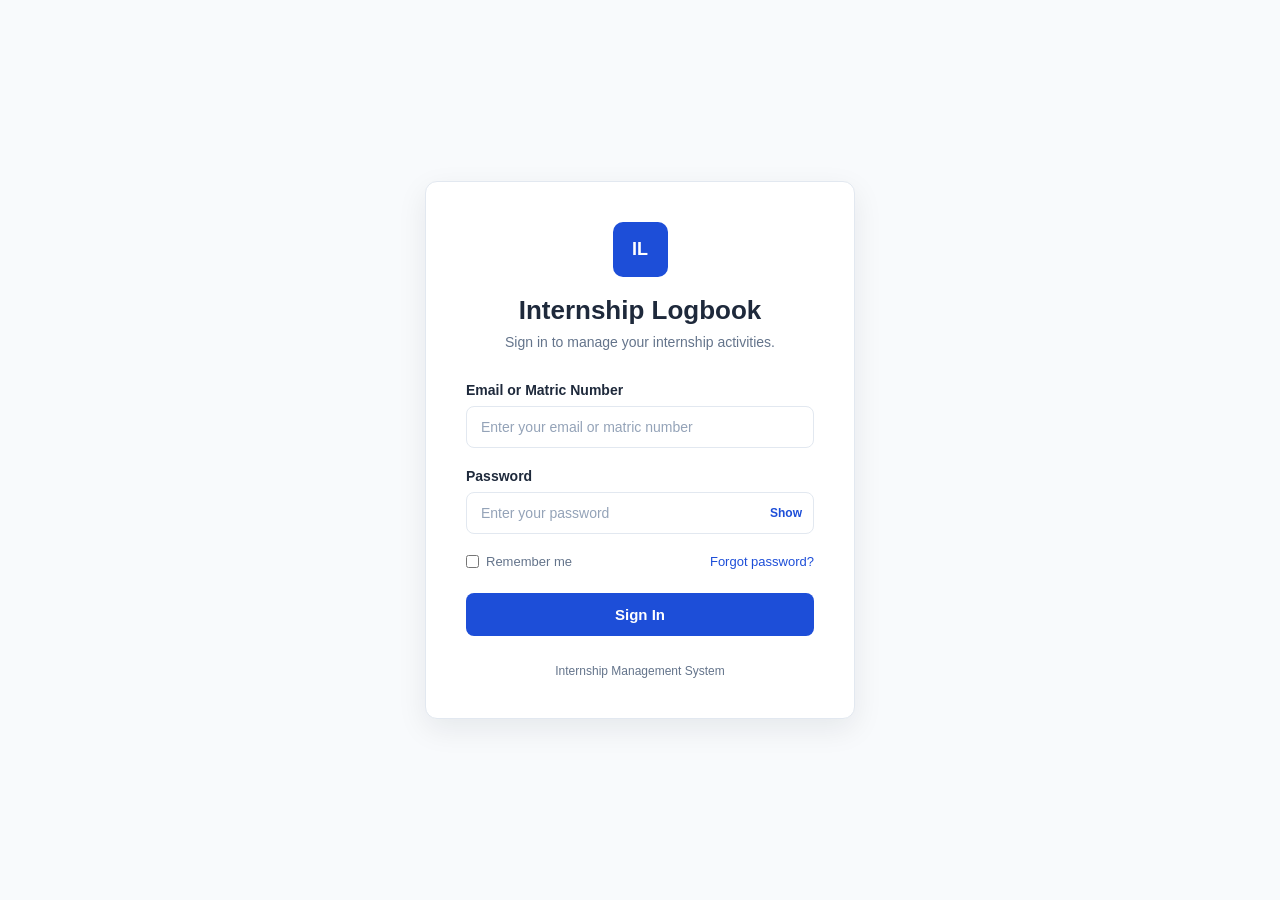
<file: internship-logbook/internship-logbook/index.html>
<!doctype html>
<html lang="en">
  <head>
    <meta charset="UTF-8" />
    <meta name="viewport" content="width=device-width, initial-scale=1.0" />

    <title>Internship Logbook | Login</title>

    <link rel="stylesheet" href="css/style.css" />
    <link rel="stylesheet" href="css/login.css" />
  </head>

  <body>
    <main class="login-page">
      <section class="login-container">
        <div class="login-header">
          <div class="logo">IL</div>

          <h1>Internship Logbook</h1>

          <p>Sign in to manage your internship activities.</p>
        </div>

        <form class="login-form">
          <div class="form-group">
            <label for="email">Email or Matric Number</label>

            <input
              type="text"
              id="email"
              name="email"
              placeholder="Enter your email or matric number"
            />
          </div>

          <div class="form-group">
            <label for="password">Password</label>

            <div class="password-wrapper">
              <input
                type="password"
                id="password"
                name="password"
                placeholder="Enter your password"
              />

              <button type="button" class="password-toggle" id="passwordToggle">
                Show
              </button>
            </div>
          </div>

          <div class="form-options">
            <label class="remember-me">
              <input type="checkbox" name="remember" />
              <span>Remember me</span>
            </label>

            <a href="#">Forgot password?</a>
          </div>

          <button type="submit" class="login-button">Sign In</button>
        </form>

        <div class="login-footer">
          <p>Internship Management System</p>
        </div>
      </section>
    </main>

    <script src="js/login.js"></script>
  </body>
</html>
</file>
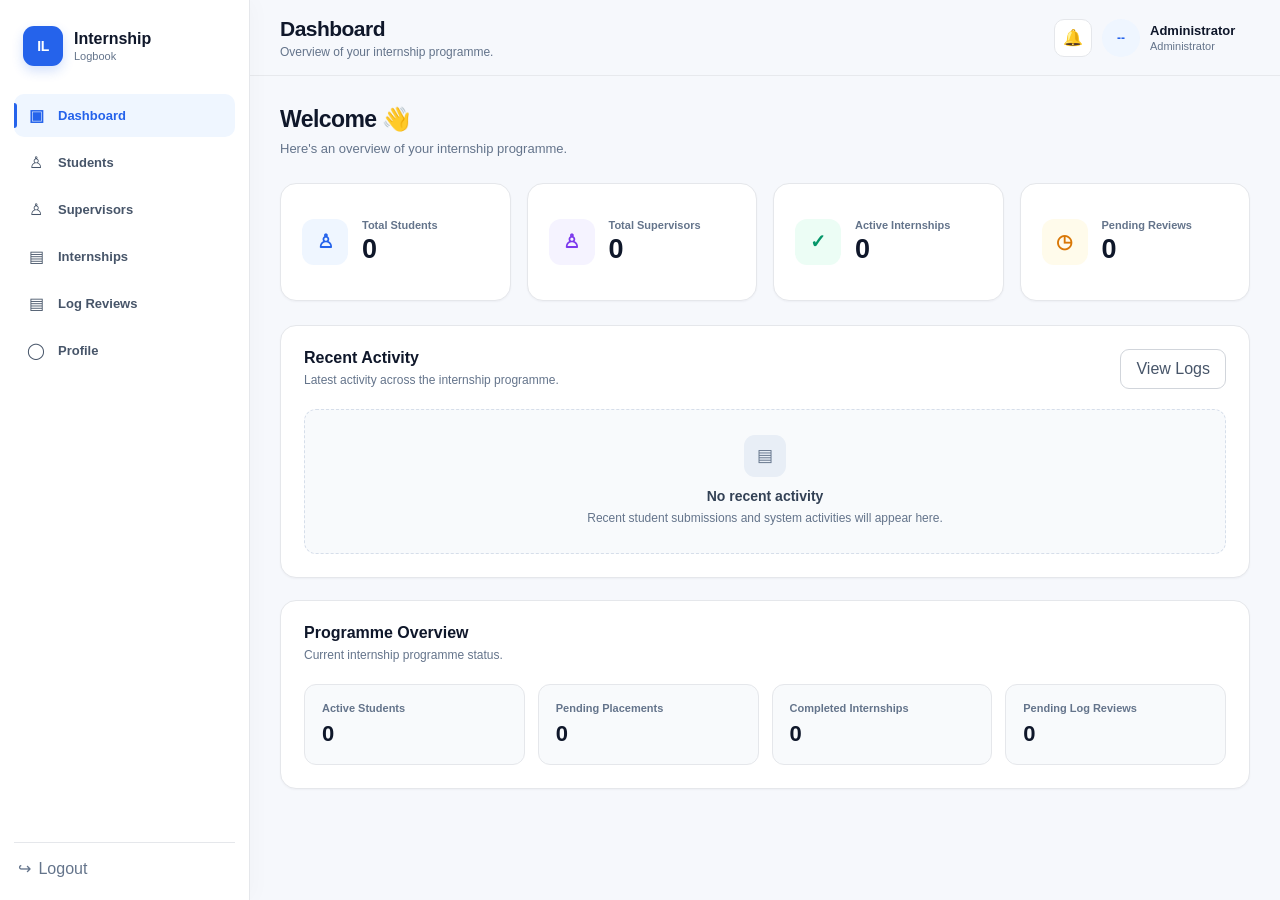
<file: internship-logbook/internship-logbook/admin.html>
<!doctype html>
<html lang="en">
  <head>
    <meta charset="UTF-8" />

    <meta name="viewport" content="width=device-width, initial-scale=1.0" />

    <title>Admin Dashboard | Internship Logbook</title>

    <link rel="stylesheet" href="css/style.css" />
    <link rel="stylesheet" href="css/admin.css" />
  </head>

  <body>
    <div class="admin-layout">
      <!-- =====================================================
         SIDEBAR
    ====================================================== -->

      <aside class="sidebar">
        <div class="sidebar-header">
          <div class="logo">IL</div>

          <div>
            <h2>Internship</h2>
            <span>Logbook</span>
          </div>
        </div>

        <nav class="sidebar-nav">
          <a href="#" class="nav-link active" data-section="dashboard">
            <span class="nav-icon">▣</span>
            <span>Dashboard</span>
          </a>

          <a href="#" class="nav-link" data-section="students">
            <span class="nav-icon">♙</span>
            <span>Students</span>
          </a>

          <a href="#" class="nav-link" data-section="supervisors">
            <span class="nav-icon">♙</span>
            <span>Supervisors</span>
          </a>

          <a href="#" class="nav-link" data-section="internships">
            <span class="nav-icon">▤</span>
            <span>Internships</span>
          </a>

          <a href="#" class="nav-link" data-section="logs">
            <span class="nav-icon">▤</span>
            <span>Log Reviews</span>
          </a>

          <a href="#" class="nav-link" data-section="profile">
            <span class="nav-icon">◯</span>
            <span>Profile</span>
          </a>
        </nav>

        <div class="sidebar-bottom">
          <a href="#" class="nav-link logout-link" id="logoutButton">
            <span class="nav-icon">↪</span>
            <span>Logout</span>
          </a>
        </div>
      </aside>

      <!-- =====================================================
         MAIN CONTENT
    ====================================================== -->

      <main class="main-content">
        <!-- TOP BAR -->

        <header class="topbar">
          <div class="page-title">
            <h1 id="pageTitle">Dashboard</h1>

            <p id="pageSubtitle">Overview of your internship programme.</p>
          </div>

          <div class="admin-account">
            <button
              type="button"
              class="notification"
              id="notificationButton"
              aria-label="Notifications"
            >
              🔔
            </button>

            <div class="admin-avatar" id="adminAvatar">--</div>

            <div class="admin-info">
              <strong id="adminDisplayName"> Administrator </strong>

              <span id="adminDisplayRole"> Administrator </span>
            </div>
          </div>
        </header>

        <!-- =====================================================
           DASHBOARD
      ====================================================== -->

        <section
          class="dashboard-content page-section active-section"
          id="dashboard"
        >
          <div class="welcome-section">
            <h2>Welcome 👋</h2>

            <p>Here's an overview of your internship programme.</p>
          </div>

          <!-- STATISTICS -->

          <div class="stats-grid">
            <div class="stat-card">
              <div class="stat-icon blue">♙</div>

              <div>
                <span class="stat-label"> Total Students </span>

                <h3 id="totalStudents">0</h3>
              </div>
            </div>

            <div class="stat-card">
              <div class="stat-icon purple">♙</div>

              <div>
                <span class="stat-label"> Total Supervisors </span>

                <h3 id="totalSupervisors">0</h3>
              </div>
            </div>

            <div class="stat-card">
              <div class="stat-icon green">✓</div>

              <div>
                <span class="stat-label"> Active Internships </span>

                <h3 id="activeInternships">0</h3>
              </div>
            </div>

            <div class="stat-card">
              <div class="stat-icon yellow">◷</div>

              <div>
                <span class="stat-label"> Pending Reviews </span>

                <h3 id="pendingReviews">0</h3>
              </div>
            </div>
          </div>

          <!-- RECENT ACTIVITY -->

          <section class="dashboard-section">
            <div class="section-header">
              <div>
                <h2>Recent Activity</h2>

                <p>Latest activity across the internship programme.</p>
              </div>

              <button
                type="button"
                class="secondary-button"
                data-section-button="logs"
              >
                View Logs
              </button>
            </div>

            <div class="activity-container" id="recentActivityContainer">
              <div class="empty-state" id="recentActivityEmpty">
                <div class="empty-state-icon">▤</div>

                <h3>No recent activity</h3>

                <p>
                  Recent student submissions and system activities will appear
                  here.
                </p>
              </div>
            </div>
          </section>

          <!-- PROGRAMME OVERVIEW -->

          <section class="dashboard-section">
            <div class="section-header">
              <div>
                <h2>Programme Overview</h2>

                <p>Current internship programme status.</p>
              </div>
            </div>

            <div class="overview-grid">
              <div class="overview-item">
                <span> Active Students </span>

                <strong id="overviewActiveStudents"> 0 </strong>
              </div>

              <div class="overview-item">
                <span> Pending Placements </span>

                <strong id="pendingPlacements"> 0 </strong>
              </div>

              <div class="overview-item">
                <span> Completed Internships </span>

                <strong id="completedInternships"> 0 </strong>
              </div>

              <div class="overview-item">
                <span> Pending Log Reviews </span>

                <strong id="overviewPendingReviews"> 0 </strong>
              </div>
            </div>
          </section>
        </section>

        <!-- =====================================================
           STUDENTS
      ====================================================== -->

        <section class="dashboard-content page-section" id="students">
          <div class="welcome-section">
            <h2>Students</h2>

            <p>Manage students registered in the internship programme.</p>
          </div>

          <section class="dashboard-section">
            <div class="section-header">
              <div>
                <h2>Student Management</h2>

                <p>View and manage registered students.</p>
              </div>

              <button
                type="button"
                class="primary-button"
                id="addStudentButton"
              >
                + Add Student
              </button>
            </div>

            <div class="table-controls">
              <div class="search-box">
                <input
                  type="search"
                  id="studentSearch"
                  placeholder="Search by name, matric number or email..."
                  autocomplete="off"
                />
              </div>

              <select id="studentStatusFilter">
                <option value="">All Statuses</option>

                <option value="active">Active</option>

                <option value="pending">Pending</option>

                <option value="completed">Completed</option>

                <option value="inactive">Inactive</option>
              </select>

              <select id="studentDepartmentFilter">
                <option value="">All Departments</option>
              </select>
            </div>

            <div class="table-container">
              <table>
                <thead>
                  <tr>
                    <th>Student</th>

                    <th>Matric Number</th>

                    <th>Department</th>

                    <th>Company</th>

                    <th>Status</th>

                    <th>Action</th>
                  </tr>
                </thead>

                <tbody id="studentsTableBody">
                  <tr>
                    <td colspan="6" class="table-empty">No students found.</td>
                  </tr>
                </tbody>
              </table>
            </div>
          </section>
        </section>

        <!-- =====================================================
           SUPERVISORS
      ====================================================== -->

        <section class="dashboard-content page-section" id="supervisors">
          <div class="welcome-section">
            <h2>Supervisors</h2>

            <p>Manage internship supervisors and student assignments.</p>
          </div>

          <section class="dashboard-section">
            <div class="section-header">
              <div>
                <h2>Supervisor Management</h2>

                <p>View and manage registered supervisors.</p>
              </div>

              <button
                type="button"
                class="primary-button"
                id="addSupervisorButton"
              >
                + Add Supervisor
              </button>
            </div>

            <div class="table-controls">
              <div class="search-box">
                <input
                  type="search"
                  id="supervisorSearch"
                  placeholder="Search supervisors by name or email..."
                  autocomplete="off"
                />
              </div>

              <select id="supervisorStatusFilter">
                <option value="">All Statuses</option>

                <option value="active">Active</option>

                <option value="inactive">Inactive</option>
              </select>

              <select id="supervisorDepartmentFilter">
                <option value="">All Departments</option>
              </select>
            </div>

            <div class="table-container">
              <table>
                <thead>
                  <tr>
                    <th>Supervisor</th>

                    <th>Email</th>

                    <th>Department</th>

                    <th>Students</th>

                    <th>Status</th>

                    <th>Action</th>
                  </tr>
                </thead>

                <tbody id="supervisorsTableBody">
                  <tr>
                    <td colspan="6" class="table-empty">
                      No supervisors found.
                    </td>
                  </tr>
                </tbody>
              </table>
            </div>
          </section>
        </section>

        <!-- =====================================================
           INTERNSHIPS
      ====================================================== -->

        <section class="dashboard-content page-section" id="internships">
          <div class="welcome-section">
            <h2>Internships</h2>

            <p>Manage student internship placements.</p>
          </div>

          <section class="dashboard-section">
            <div class="section-header">
              <div>
                <h2>Internship Placements</h2>

                <p>View and manage student internship placements.</p>
              </div>

              <button
                type="button"
                class="primary-button"
                id="addInternshipButton"
              >
                + Add Placement
              </button>
            </div>

            <div class="table-controls">
              <div class="search-box">
                <input
                  type="search"
                  id="internshipSearch"
                  placeholder="Search student, company or supervisor..."
                  autocomplete="off"
                />
              </div>

              <select id="internshipStatusFilter">
                <option value="">All Statuses</option>

                <option value="active">Active</option>

                <option value="pending">Pending</option>

                <option value="completed">Completed</option>

                <option value="cancelled">Cancelled</option>
              </select>
            </div>

            <div class="table-container">
              <table>
                <thead>
                  <tr>
                    <th>Student</th>

                    <th>Company</th>

                    <th>Supervisor</th>

                    <th>Start Date</th>

                    <th>End Date</th>

                    <th>Status</th>

                    <th>Action</th>
                  </tr>
                </thead>

                <tbody id="internshipsTableBody">
                  <tr>
                    <td colspan="7" class="table-empty">
                      No internship placements found.
                    </td>
                  </tr>
                </tbody>
              </table>
            </div>
          </section>
        </section>

        <!-- =====================================================
           LOGS
      ====================================================== -->

        <section class="dashboard-content page-section" id="logs">
          <div class="welcome-section">
            <h2>Log Reviews</h2>

            <p>Monitor internship logs submitted by students.</p>
          </div>

          <section class="dashboard-section">
            <div class="section-header">
              <div>
                <h2>Internship Logs</h2>

                <p>Review and monitor student internship activities.</p>
              </div>
            </div>

            <div class="table-controls">
              <div class="search-box">
                <input
                  type="search"
                  id="logSearch"
                  placeholder="Search student, activity or supervisor..."
                  autocomplete="off"
                />
              </div>

              <select id="logStatusFilter">
                <option value="">All Statuses</option>

                <option value="pending">Pending</option>

                <option value="approved">Approved</option>

                <option value="rejected">Rejected</option>
              </select>
            </div>

            <div class="table-container">
              <table>
                <thead>
                  <tr>
                    <th>Student</th>

                    <th>Date</th>

                    <th>Activity</th>

                    <th>Supervisor</th>

                    <th>Status</th>

                    <th>Action</th>
                  </tr>
                </thead>

                <tbody id="logsTableBody">
                  <tr>
                    <td colspan="6" class="table-empty">
                      No internship logs found.
                    </td>
                  </tr>
                </tbody>
              </table>
            </div>
          </section>
        </section>

        <!-- =====================================================
           PROFILE
      ====================================================== -->

        <section class="dashboard-content page-section" id="profile">
          <div class="welcome-section">
            <h2>My Profile</h2>

            <p>View and manage your administrator information.</p>
          </div>

          <section class="dashboard-section">
            <div class="section-header">
              <div>
                <h2>Administrator Information</h2>

                <p>Your registered administrator information.</p>
              </div>

              <button
                type="button"
                class="secondary-button"
                id="editAdminButton"
              >
                Edit Profile
              </button>
            </div>

            <div class="profile-grid">
              <div class="info-item">
                <span> Full Name </span>

                <strong id="adminFullName"> Loading... </strong>
              </div>

              <div class="info-item">
                <span> Email </span>

                <strong id="adminEmail"> Loading... </strong>
              </div>

              <div class="info-item">
                <span> Phone Number </span>

                <strong id="adminPhone"> Loading... </strong>
              </div>

              <div class="info-item">
                <span> Role </span>

                <strong id="adminRole"> Loading... </strong>
              </div>
            </div>
          </section>
        </section>
      </main>
    </div>

    <!-- =========================================================
       MODAL CONTAINER
  ========================================================== -->

    <div class="modal-overlay" id="modalOverlay" aria-hidden="true">
      <div
        class="modal"
        id="modal"
        role="dialog"
        aria-modal="true"
        aria-labelledby="modalTitle"
      >
        <div class="modal-header">
          <div>
            <h2 id="modalTitle">Modal</h2>

            <p id="modalSubtitle">Modal information</p>
          </div>

          <button
            type="button"
            class="modal-close"
            id="modalCloseButton"
            aria-label="Close modal"
          >
            ×
          </button>
        </div>

        <div class="modal-body" id="modalBody"></div>
      </div>
    </div>

    <!-- =========================================================
       JAVASCRIPT
  ========================================================== -->

    <script src="js/admin.js"></script>
  </body>
</html>
</file>
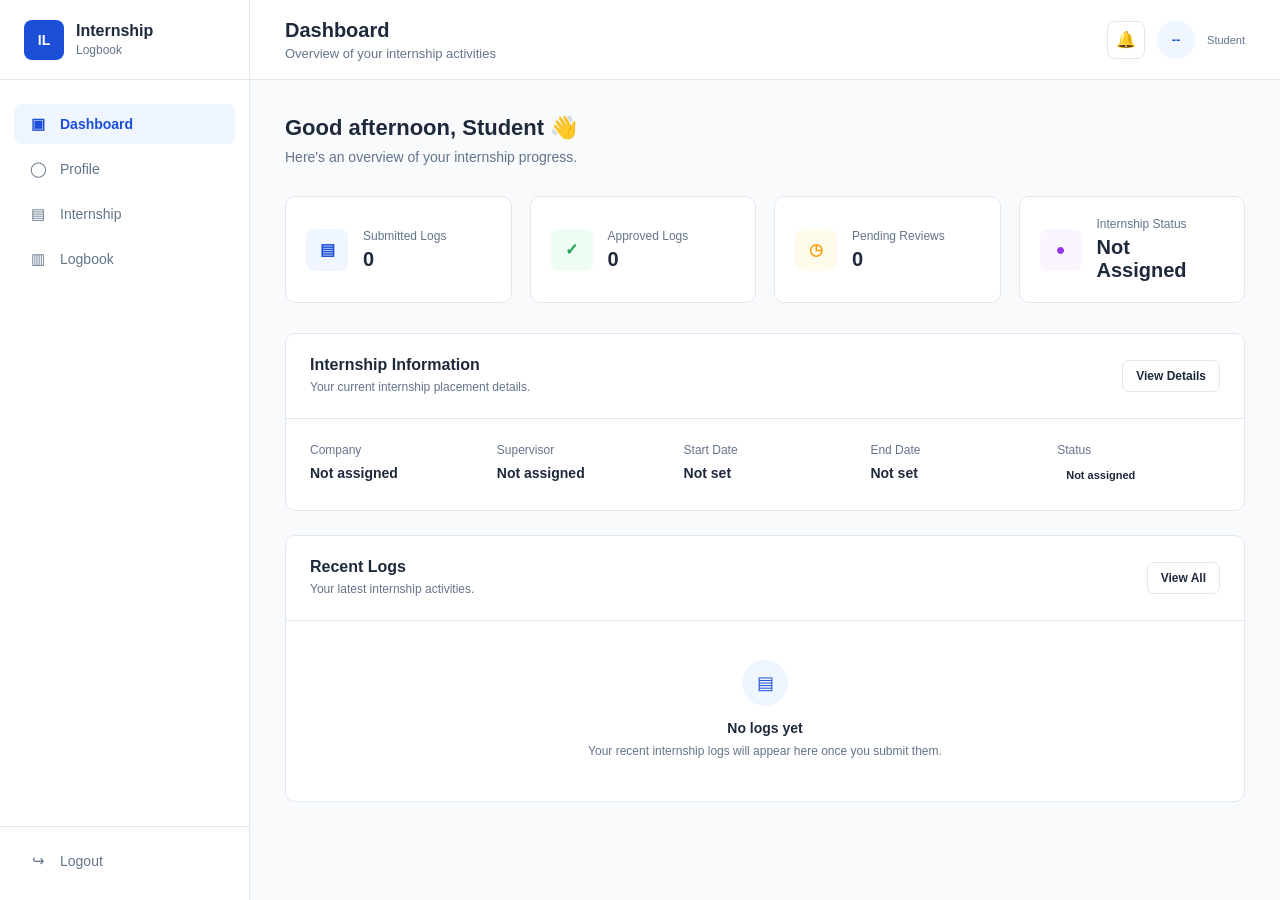
<file: internship-logbook/internship-logbook/student.html>
<!doctype html>
<html lang="en">
  <head>
    <meta charset="UTF-8" />

    <meta name="viewport" content="width=device-width, initial-scale=1.0" />

    <title>Student Dashboard | Internship Logbook</title>

    <link rel="stylesheet" href="css/style.css" />
    <link rel="stylesheet" href="css/student.css" />
  </head>

  <body>
    <div class="student-layout">
      <!-- ================================
           SIDEBAR
      ================================= -->

      <aside class="sidebar">
        <div class="sidebar-header">
          <div class="logo">IL</div>

          <div>
            <h2>Internship</h2>
            <span>Logbook</span>
          </div>
        </div>

        <!-- SIDEBAR NAVIGATION -->

        <nav class="sidebar-nav">
          <a href="#" class="nav-link active" data-section="dashboard">
            <span class="nav-icon">▣</span>
            <span>Dashboard</span>
          </a>

          <a href="#" class="nav-link" data-section="profile">
            <span class="nav-icon">◯</span>
            <span>Profile</span>
          </a>

          <a href="#" class="nav-link" data-section="internship">
            <span class="nav-icon">▤</span>
            <span>Internship</span>
          </a>

          <a href="#" class="nav-link" data-section="logbook">
            <span class="nav-icon">▥</span>
            <span>Logbook</span>
          </a>
        </nav>

        <!-- SIDEBAR BOTTOM -->

        <div class="sidebar-bottom">
          <a href="#" class="nav-link logout-link">
            <span class="nav-icon">↪</span>
            <span>Logout</span>
          </a>
        </div>
      </aside>

      <!-- ================================
           MAIN CONTENT
      ================================= -->

      <main class="main-content">
        <!-- ================================
             TOP BAR
        ================================= -->

        <header class="topbar">
          <div class="page-title">
            <h1>Dashboard</h1>

            <p>Overview of your internship activities</p>
          </div>

          <div class="student-account">
            <div class="notification">🔔</div>

            <div class="student-avatar" id="studentAvatar">--</div>

            <div class="student-info">
              <span id="studentTopbarName"> Student </span>
            </div>
          </div>
        </header>

        <!-- ================================
             DASHBOARD SECTION
        ================================= -->

        <section
          class="dashboard-content page-section active-section"
          id="dashboard"
        >
          <!-- WELCOME -->

          <div class="welcome-section">
            <div>
              <h2>
                Good afternoon,
                <span id="studentFirstName"> Student </span>
                👋
              </h2>

              <p>Here's an overview of your internship progress.</p>
            </div>
          </div>

          <!-- ================================
               STAT CARDS
          ================================= -->

          <div class="stats-grid">
            <!-- SUBMITTED LOGS -->

            <div class="stat-card">
              <div class="stat-icon blue">▤</div>

              <div>
                <span class="stat-label"> Submitted Logs </span>

                <h3 id="submittedLogsCount">0</h3>
              </div>
            </div>

            <!-- APPROVED LOGS -->

            <div class="stat-card">
              <div class="stat-icon green">✓</div>

              <div>
                <span class="stat-label"> Approved Logs </span>

                <h3 id="approvedLogsCount">0</h3>
              </div>
            </div>

            <!-- PENDING REVIEWS -->

            <div class="stat-card">
              <div class="stat-icon yellow">◷</div>

              <div>
                <span class="stat-label"> Pending Reviews </span>

                <h3 id="pendingLogsCount">0</h3>
              </div>
            </div>

            <!-- INTERNSHIP STATUS -->

            <div class="stat-card">
              <div class="stat-icon purple">●</div>

              <div>
                <span class="stat-label"> Internship Status </span>

                <h3 id="internshipStatus">Not Assigned</h3>
              </div>
            </div>
          </div>

          <!-- ================================
               INTERNSHIP INFORMATION
          ================================= -->

          <section class="dashboard-section">
            <div class="section-header">
              <div>
                <h2>Internship Information</h2>

                <p>Your current internship placement details.</p>
              </div>

              <button
                class="secondary-button"
                id="viewInternshipButton"
                data-section-button="internship"
              >
                View Details
              </button>
            </div>

            <div class="internship-card">
              <!-- COMPANY -->

              <div class="info-item">
                <span> Company </span>

                <strong id="dashboardCompany"> Not assigned </strong>
              </div>

              <!-- SUPERVISOR -->

              <div class="info-item">
                <span> Supervisor </span>

                <strong id="dashboardSupervisor"> Not assigned </strong>
              </div>

              <!-- START DATE -->

              <div class="info-item">
                <span> Start Date </span>

                <strong id="dashboardStartDate"> Not set </strong>
              </div>

              <!-- END DATE -->

              <div class="info-item">
                <span> End Date </span>

                <strong id="dashboardEndDate"> Not set </strong>
              </div>

              <!-- STATUS -->

              <div class="info-item">
                <span> Status </span>

                <span class="status-badge" id="dashboardInternshipStatus">
                  Not assigned
                </span>
              </div>
            </div>
          </section>

          <!-- ================================
               RECENT LOGS
          ================================= -->

          <section class="dashboard-section">
            <div class="section-header">
              <div>
                <h2>Recent Logs</h2>

                <p>Your latest internship activities.</p>
              </div>

              <button
                class="secondary-button"
                id="viewAllLogsButton"
                data-section-button="logbook"
              >
                View All
              </button>
            </div>

            <!-- RECENT LOGS CONTAINER -->

            <div id="recentLogsContainer">
              <!--
                Backend-generated recent logs
                will appear here.
              -->

              <div class="empty-state" id="recentLogsEmptyState">
                <div class="empty-state-icon">▤</div>

                <h3>No logs yet</h3>

                <p>
                  Your recent internship logs will appear here once you submit
                  them.
                </p>
              </div>
            </div>
          </section>
        </section>

        <!-- ================================
             PROFILE SECTION
        ================================= -->

        <section class="dashboard-content page-section" id="profile">
          <div class="welcome-section">
            <h2>My Profile</h2>

            <p>View and manage your personal and academic information.</p>
          </div>

          <!-- ================================
               PERSONAL INFORMATION
          ================================= -->

          <section class="dashboard-section">
            <div class="section-header">
              <div>
                <h2>Personal Information</h2>

                <p>Your registered personal information.</p>
              </div>

              <button class="secondary-button" id="editProfileButton">
                Edit Profile
              </button>
            </div>

            <div class="profile-grid">
              <!-- FULL NAME -->

              <div class="info-item">
                <span> Full Name </span>

                <strong id="profileFullName"> — </strong>
              </div>

              <!-- EMAIL -->

              <div class="info-item">
                <span> Email </span>

                <strong id="profileEmail"> — </strong>
              </div>

              <!-- PHONE -->

              <div class="info-item">
                <span> Phone Number </span>

                <strong id="profilePhone"> — </strong>
              </div>

              <!-- ADDRESS -->

              <div class="info-item">
                <span> Address </span>

                <strong id="profileAddress"> — </strong>
              </div>
            </div>
          </section>

          <!-- ================================
               ACADEMIC INFORMATION
          ================================= -->

          <section class="dashboard-section">
            <div class="section-header">
              <div>
                <h2>Academic Information</h2>

                <p>Your registered academic information.</p>
              </div>
            </div>

            <div class="profile-grid">
              <!-- MATRIC NUMBER -->

              <div class="info-item">
                <span> Matric Number </span>

                <strong id="profileMatricNumber"> Not provided </strong>
              </div>

              <!-- DEPARTMENT -->

              <div class="info-item">
                <span> Department </span>

                <strong id="profileDepartment"> Not provided </strong>
              </div>

              <!-- LEVEL -->

              <div class="info-item">
                <span> Level </span>

                <strong id="profileLevel"> Not provided </strong>
              </div>
            </div>
          </section>

          <!-- ================================
               EDIT PROFILE FORM
          ================================= -->

          <section
            class="dashboard-section profile-edit-section"
            id="profileEditSection"
          >
            <div class="section-header">
              <div>
                <h2>Edit Personal Information</h2>

                <p>Update the information you want to change.</p>
              </div>
            </div>

            <form id="profileEditForm">
              <div class="profile-form-grid">
                <!-- FULL NAME -->

                <div class="form-group">
                  <label for="profileName"> Full Name </label>

                  <input
                    type="text"
                    id="profileName"
                    name="profileName"
                    placeholder="Enter your full name"
                    required
                  />
                </div>

                <!-- EMAIL -->

                <div class="form-group">
                  <label for="profileEmailInput"> Email Address </label>

                  <input
                    type="email"
                    id="profileEmailInput"
                    name="profileEmail"
                    placeholder="Enter your email address"
                    required
                  />
                </div>

                <!-- PHONE -->

                <div class="form-group">
                  <label for="profilePhoneInput"> Phone Number </label>

                  <input
                    type="tel"
                    id="profilePhoneInput"
                    name="profilePhone"
                    placeholder="Enter your phone number"
                  />
                </div>

                <!-- ADDRESS -->

                <div class="form-group">
                  <label for="profileAddressInput"> Address </label>

                  <input
                    type="text"
                    id="profileAddressInput"
                    name="profileAddress"
                    placeholder="Enter your address"
                  />
                </div>
              </div>

              <!-- FORM ACTIONS -->

              <div class="profile-form-actions">
                <button
                  type="button"
                  class="secondary-button"
                  id="cancelProfileEdit"
                >
                  Cancel
                </button>

                <button type="submit" class="primary-button">
                  Save Changes
                </button>
              </div>
            </form>
          </section>
        </section>

        <!-- ================================
             INTERNSHIP SECTION
        ================================= -->

        <section class="dashboard-content page-section" id="internship">
          <div class="welcome-section">
            <h2>My Internship</h2>

            <p>View your internship placement information.</p>
          </div>

          <!-- ================================
               INTERNSHIP DETAILS
          ================================= -->

          <section class="dashboard-section">
            <div class="section-header">
              <div>
                <h2>Internship Details</h2>

                <p>Information about your current internship.</p>
              </div>
            </div>

            <div class="internship-card">
              <!-- COMPANY -->

              <div class="info-item">
                <span> Company </span>

                <strong id="internshipCompany"> Not provided </strong>
              </div>

              <!-- COMPANY ADDRESS -->

              <div class="info-item">
                <span> Company Address </span>

                <strong id="internshipCompanyAddress"> Not provided </strong>
              </div>

              <!-- SUPERVISOR -->

              <div class="info-item">
                <span> Supervisor </span>

                <strong id="internshipSupervisor"> Not assigned </strong>
              </div>

              <!-- START DATE -->

              <div class="info-item">
                <span> Start Date </span>

                <strong id="internshipStartDate"> Not provided </strong>
              </div>

              <!-- END DATE -->

              <div class="info-item">
                <span> End Date </span>

                <strong id="internshipEndDate"> Not provided </strong>
              </div>

              <!-- STATUS -->

              <div class="info-item">
                <span> Status </span>

                <span class="status-badge" id="internshipStatus">
                  Not provided
                </span>
              </div>
            </div>
          </section>

          <!-- ================================
               SUPERVISOR
          ================================= -->

          <section class="dashboard-section">
            <div class="section-header">
              <div>
                <h2>Supervisor</h2>

                <p>Your assigned internship supervisor.</p>
              </div>
            </div>

            <div class="supervisor-card">
              <div class="student-avatar" id="supervisorInitials">--</div>

              <div>
                <strong id="supervisorName"> Not assigned </strong>

                <span> Internship Supervisor </span>
              </div>
            </div>
          </section>
        </section>

        <!-- ================================
             LOGBOOK SECTION
        ================================= -->

        <section class="dashboard-content page-section" id="logbook">
          <div class="welcome-section">
            <h2>My Logbook</h2>

            <p>Record and track your daily internship activities.</p>
          </div>

          <!-- ================================
               DAILY LOGS
          ================================= -->

          <section class="dashboard-section">
            <div class="section-header">
              <div>
                <h2>Daily Logs</h2>

                <p>Submit and track your daily internship activities.</p>
              </div>

              <button class="primary-button" id="addLogButton">
                + Add Daily Log
              </button>
            </div>

            <!-- DAILY LOGS CONTAINER -->

            <div class="table-container" id="dailyLogsContainer">
              <!--
                Backend-generated log entries
                will appear here.

                The empty state will be replaced
                when logs are available.
              -->

              <div class="empty-state" id="dailyLogsEmptyState">
                <div class="empty-state-icon">▤</div>

                <h3 class="state-notify">No daily logs yet</h3>

                <p class="state-notify">
                  You haven't submitted any internship activities. Click "Add
                  Daily Log" to create your first entry.
                </p>
              </div>
            </div>
          </section>
        </section>

        <!-- ================================
             ADD DAILY LOG MODAL
        ================================= -->

        <div class="modal-overlay" id="logModal">
          <div class="log-modal">
            <!-- MODAL HEADER -->

            <div class="modal-header">
              <div>
                <h2>Add Daily Log</h2>

                <p>Record your internship activities.</p>
              </div>

              <button
                type="button"
                class="modal-close"
                id="closeLogModal"
                aria-label="Close"
              >
                ×
              </button>
            </div>

            <!-- ================================
                 DAILY LOG FORM
            ================================= -->

            <form id="dailyLogForm">
              <!-- DATE -->

              <div class="form-group">
                <label for="logDate"> Date </label>

                <input type="date" id="logDate" name="logDate" required />
              </div>

              <!-- ACTIVITY -->

              <div class="form-group">
                <label for="activity"> Activity Description </label>

                <textarea
                  id="activity"
                  name="activity"
                  rows="4"
                  placeholder="Describe the activities you carried out..."
                  required
                ></textarea>
              </div>

              <!-- SKILLS -->

              <div class="form-group">
                <label for="skills"> Skills Learned </label>

                <textarea
                  id="skills"
                  name="skills"
                  rows="3"
                  placeholder="What skills or knowledge did you gain?"
                  required
                ></textarea>
              </div>

              <!-- CHALLENGES -->

              <div class="form-group">
                <label for="challenges"> Challenges </label>

                <textarea
                  id="challenges"
                  name="challenges"
                  rows="3"
                  placeholder="Did you encounter any challenges?"
                ></textarea>
              </div>

              <!-- FORM ACTIONS -->

              <div class="modal-actions">
                <button
                  type="button"
                  class="secondary-button"
                  id="cancelLogModal"
                >
                  Cancel
                </button>

                <button type="submit" class="primary-button">Submit Log</button>
              </div>
            </form>
          </div>
        </div>
      </main>
    </div>

    <!-- ================================
         JAVASCRIPT
    ================================= -->

    <script src="js/student.js"></script>
  </body>
</html>
</file>
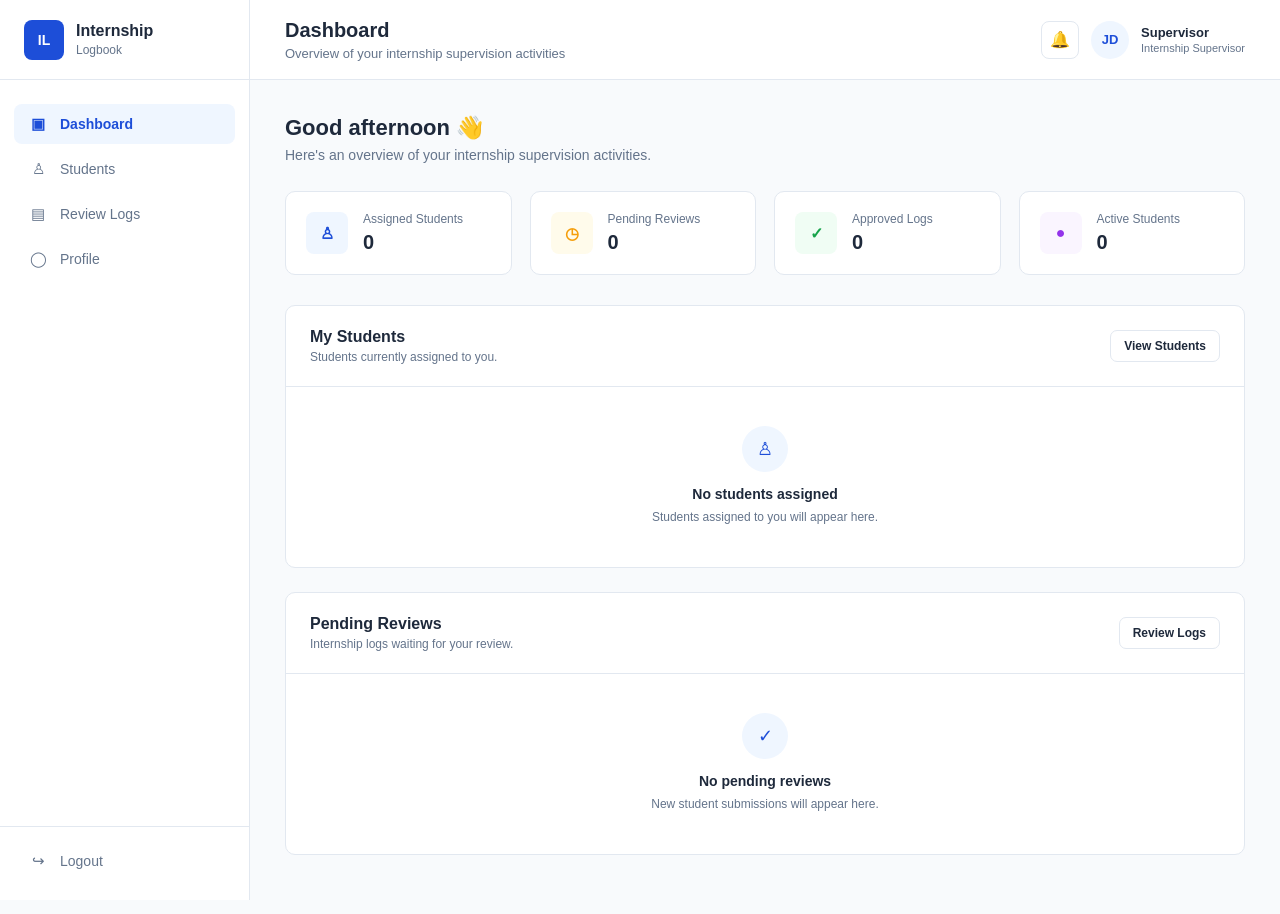
<file: internship-logbook/internship-logbook/supervisor.html>
<!doctype html>
<html lang="en">
  <head>
    <meta charset="UTF-8" />

    <meta name="viewport" content="width=device-width, initial-scale=1.0" />

    <title>Supervisor Dashboard | Internship Logbook</title>

    <link rel="stylesheet" href="css/style.css" />
    <link rel="stylesheet" href="css/supervisor.css" />
  </head>

  <body>
    <div class="supervisor-layout">
      <!-- SIDEBAR -->
      <aside class="sidebar">
        <div class="sidebar-header">
          <div class="logo">IL</div>

          <div>
            <h2>Internship</h2>
            <span>Logbook</span>
          </div>
        </div>

        <!-- NAVIGATION -->
        <nav class="sidebar-nav">
          <a href="#" class="nav-link active" data-section="dashboard">
            <span class="nav-icon">▣</span>
            <span>Dashboard</span>
          </a>

          <a href="#" class="nav-link" data-section="students">
            <span class="nav-icon">♙</span>
            <span>Students</span>
          </a>

          <a href="#" class="nav-link" data-section="reviews">
            <span class="nav-icon">▤</span>
            <span>Review Logs</span>
          </a>

          <a href="#" class="nav-link" data-section="profile">
            <span class="nav-icon">◯</span>
            <span>Profile</span>
          </a>
        </nav>

        <!-- SIDEBAR BOTTOM -->
        <div class="sidebar-bottom">
          <a href="#" class="nav-link logout-link">
            <span class="nav-icon">↪</span>

            <span>Logout</span>
          </a>
        </div>
      </aside>

      <!-- MAIN CONTENT -->
      <main class="main-content">
        <!-- TOP BAR -->
        <header class="topbar">
          <div class="page-title">
            <h1>Dashboard</h1>

            <p>Overview of your internship supervision activities</p>
          </div>

          <div class="supervisor-account">
            <div class="notification">🔔</div>

            <div class="student-avatar">JD</div>

            <div class="student-info">
              <strong>Supervisor</strong>

              <span>Internship Supervisor</span>
            </div>
          </div>
        </header>

        <!-- ================================
             DASHBOARD SECTION
        ================================= -->

        <section
          class="dashboard-content page-section active-section"
          id="dashboard"
        >
          <!-- WELCOME -->
          <div class="welcome-section">
            <h2>Good afternoon 👋</h2>

            <p>Here's an overview of your internship supervision activities.</p>
          </div>

          <!-- STATISTICS -->
          <div class="stats-grid">
            <div class="stat-card">
              <div class="stat-icon blue">♙</div>

              <div>
                <span class="stat-label"> Assigned Students </span>

                <h3>0</h3>
              </div>
            </div>

            <div class="stat-card">
              <div class="stat-icon yellow">◷</div>

              <div>
                <span class="stat-label"> Pending Reviews </span>

                <h3>0</h3>
              </div>
            </div>

            <div class="stat-card">
              <div class="stat-icon green">✓</div>

              <div>
                <span class="stat-label"> Approved Logs </span>

                <h3>0</h3>
              </div>
            </div>

            <div class="stat-card">
              <div class="stat-icon purple">●</div>

              <div>
                <span class="stat-label"> Active Students </span>

                <h3>0</h3>
              </div>
            </div>
          </div>

          <!-- STUDENT OVERVIEW -->
          <section class="dashboard-section">
            <div class="section-header">
              <div>
                <h2>My Students</h2>

                <p>Students currently assigned to you.</p>
              </div>

              <button class="secondary-button" data-section-button="students">
                View Students
              </button>
            </div>

            <div class="empty-state">
              <div class="empty-state-icon">♙</div>

              <h3>No students assigned</h3>

              <p>Students assigned to you will appear here.</p>
            </div>
          </section>

          <!-- PENDING REVIEWS -->
          <section class="dashboard-section">
            <div class="section-header">
              <div>
                <h2>Pending Reviews</h2>

                <p>Internship logs waiting for your review.</p>
              </div>

              <button class="secondary-button" data-section-button="reviews">
                Review Logs
              </button>
            </div>

            <div class="empty-state">
              <div class="empty-state-icon">✓</div>

              <h3>No pending reviews</h3>

              <p>New student submissions will appear here.</p>
            </div>
          </section>
        </section>

        <!-- ================================
             STUDENTS SECTION
        ================================= -->

        <section class="dashboard-content page-section" id="students">
          <div class="welcome-section">
            <h2>My Students</h2>

            <p>View and manage students assigned to you.</p>
          </div>

          <section class="dashboard-section">
            <div class="section-header">
              <div>
                <h2>Assigned Students</h2>

                <p>Students under your supervision.</p>
              </div>
            </div>

            <!-- STUDENT CONTROLS -->
            <div class="student-controls">
              <div class="search-box">
                <input
                  type="search"
                  id="studentSearch"
                  placeholder="Search students..."
                />
              </div>

              <select id="studentClassFilter">
                <option value="">All Classes</option>

                <!-- Backend classes will be loaded here -->
              </select>
            </div>

            <!-- STUDENTS TABLE -->
            <div class="table-container">
              <table>
                <thead>
                  <tr>
                    <th>Student</th>

                    <th>Matric Number</th>

                    <th>Company</th>

                    <th>Status</th>

                    <th>Action</th>
                  </tr>
                </thead>

                <tbody id="studentsTableBody">
                  <tr>
                    <td colspan="5" class="table-empty">
                      No students assigned to you yet.
                    </td>
                  </tr>
                </tbody>
              </table>
            </div>
          </section>
        </section>

        <!-- ================================
             REVIEW LOGS SECTION
        ================================= -->

        <section class="dashboard-content page-section" id="reviews">
          <div class="welcome-section">
            <h2>Review Logs</h2>

            <p>Review internship activities submitted by your students.</p>
          </div>

          <section class="dashboard-section">
            <div class="section-header">
              <div>
                <h2>Pending Log Reviews</h2>

                <p>Logs waiting for your approval.</p>
              </div>
            </div>

            <div class="empty-state">
              <div class="empty-state-icon">✓</div>

              <h3>No logs to review</h3>

              <p>
                Student submissions requiring your attention will appear here.
              </p>
            </div>
          </section>
        </section>

        <!-- ================================
             PROFILE SECTION
        ================================= -->

        <section class="dashboard-content page-section" id="profile">
          <div class="welcome-section">
            <h2>My Profile</h2>

            <p>View and manage your supervisor information.</p>
          </div>

          <section class="dashboard-section">
            <div class="section-header">
              <div>
                <h2>Supervisor Information</h2>

                <p>Your registered supervisor information.</p>
              </div>

              <button class="secondary-button" id="editSupervisorButton">
                Edit Profile
              </button>
            </div>

            <div class="profile-grid">
              <div class="info-item">
                <span> Full Name </span>

                <strong> Supervisor </strong>
              </div>

              <div class="info-item">
                <span> Email </span>

                <strong> Not provided </strong>
              </div>

              <div class="info-item">
                <span> Phone Number </span>

                <strong> Not provided </strong>
              </div>

              <div class="info-item">
                <span> Department </span>

                <strong> Not provided </strong>
              </div>
            </div>
          </section>

          <!-- EDIT PROFILE -->
          <section
            class="dashboard-section profile-edit-section"
            id="supervisorEditSection"
          >
            <div class="section-header">
              <div>
                <h2>Edit Profile</h2>

                <p>Update your supervisor information.</p>
              </div>
            </div>

            <form id="supervisorEditForm">
              <div class="profile-form-grid">
                <div class="form-group">
                  <label for="supervisorName"> Full Name </label>

                  <input
                    type="text"
                    id="supervisorName"
                    value="Supervisor"
                    required
                  />
                </div>

                <div class="form-group">
                  <label for="supervisorEmail"> Email Address </label>

                  <input
                    type="email"
                    id="supervisorEmail"
                    placeholder="Enter your email"
                    required
                  />
                </div>

                <div class="form-group">
                  <label for="supervisorPhone"> Phone Number </label>

                  <input
                    type="tel"
                    id="supervisorPhone"
                    placeholder="Enter your phone number"
                  />
                </div>

                <div class="form-group">
                  <label for="supervisorDepartment"> Department </label>

                  <input
                    type="text"
                    id="supervisorDepartment"
                    placeholder="Enter your department"
                  />
                </div>
              </div>

              <div class="profile-form-actions">
                <button
                  type="button"
                  class="secondary-button"
                  id="cancelSupervisorEdit"
                >
                  Cancel
                </button>

                <button type="submit" class="primary-button">
                  Save Changes
                </button>
              </div>
            </form>
          </section>
        </section>
      </main>
    </div>

    <script src="js/supervisor.js"></script>
  </body>
</html>
</file>
<file: internship-logbook/internship-logbook/css/style.css>
/* ================================
   GLOBAL STYLES
================================ */

* {
  margin: 0;
  padding: 0;
  box-sizing: border-box;
}

:root {
  --primary-blue: #1d4ed8;
  --dark-blue: #1e3a8a;
  --light-blue: #eff6ff;

  --white: #ffffff;
  --background: #f8fafc;

  --text-dark: #1e293b;
  --text-gray: #64748b;

  --border: #e2e8f0;

  --success: #16a34a;
  --warning: #f59e0b;
  --danger: #dc2626;
}

body {
  font-family: Arial, Helvetica, sans-serif;
  background-color: var(--background);
  color: var(--text-dark);
}

button,
input {
  font-family: inherit;
}

button {
  cursor: pointer;
}

a {
  text-decoration: none;
}
</file>
<file: internship-logbook/internship-logbook/css/login.css>
/* ================================
   LOGIN PAGE
================================ */

.login-page {
  min-height: 100vh;

  display: flex;
  align-items: center;
  justify-content: center;

  padding: 30px;
}

.login-container {
  width: 100%;
  max-width: 430px;

  background-color: var(--white);

  border: 1px solid var(--border);
  border-radius: 12px;

  padding: 40px;

  box-shadow: 0 10px 30px rgba(15, 23, 42, 0.08);
}

/* ================================
   LOGIN HEADER
================================ */

.login-header {
  text-align: center;
  margin-bottom: 32px;
}

.logo {
  width: 55px;
  height: 55px;

  margin: 0 auto 18px;

  display: flex;
  align-items: center;
  justify-content: center;

  background-color: var(--primary-blue);
  color: var(--white);

  border-radius: 10px;

  font-size: 18px;
  font-weight: 700;
}

.login-header h1 {
  font-size: 26px;
  margin-bottom: 8px;
}

.login-header p {
  color: var(--text-gray);
  font-size: 14px;
}

/* ================================
   FORM
================================ */

.login-form {
  width: 100%;
}

.form-group {
  margin-bottom: 20px;
}

.form-group label {
  display: block;

  margin-bottom: 8px;

  font-size: 14px;
  font-weight: 600;
}

.form-group input {
  width: 100%;

  padding: 12px 14px;

  border: 1px solid var(--border);
  border-radius: 8px;

  outline: none;

  font-size: 14px;

  transition:
    border-color 0.2s,
    box-shadow 0.2s;
}

.form-group input::placeholder {
  color: #94a3b8;
}

.form-group input:focus {
  border-color: var(--primary-blue);

  box-shadow: 0 0 0 3px var(--light-blue);
}

/* ================================
   FORM OPTIONS
================================ */

.form-options {
  display: flex;
  align-items: center;
  justify-content: space-between;

  margin-bottom: 24px;

  font-size: 13px;
}

.remember-me {
  display: flex;
  align-items: center;
  gap: 7px;

  color: var(--text-gray);

  cursor: pointer;
}

.remember-me input {
  accent-color: var(--primary-blue);
}

.form-options a {
  color: var(--primary-blue);
  font-weight: 500;
}

.form-options a:hover {
  text-decoration: underline;
}

/* ================================
   LOGIN BUTTON
================================ */

.login-button {
  width: 100%;

  padding: 13px;

  border: none;
  border-radius: 8px;

  background-color: var(--primary-blue);
  color: var(--white);

  font-size: 15px;
  font-weight: 600;

  transition:
    background-color 0.2s,
    transform 0.1s;
}

.login-button:hover {
  background-color: var(--dark-blue);
}

.login-button:active {
  transform: scale(0.98);
}

/* ================================
   PASSWORD FIELD
================================ */

.password-wrapper {
  position: relative;
}

.password-wrapper input {
  padding-right: 60px;
}

.password-toggle {
  position: absolute;

  right: 12px;
  top: 50%;

  transform: translateY(-50%);

  border: none;
  background: none;

  color: var(--primary-blue);

  font-size: 12px;
  font-weight: 600;

  cursor: pointer;
}

/* ================================
   FOOTER
================================ */

.login-footer {
  text-align: center;

  margin-top: 28px;

  color: var(--text-gray);

  font-size: 12px;
}
</file>
<file: internship-logbook/internship-logbook/css/admin.css>
/* =========================================================
   INTERNSHIP LOGBOOK
   ADMIN DASHBOARD
   Complete Admin Interface
========================================================= */

/* =========================================================
   DESIGN TOKENS
========================================================= */

:root {
  --admin-primary: #2563eb;
  --admin-primary-dark: #1d4ed8;
  --admin-primary-soft: #eff6ff;

  --admin-success: #059669;
  --admin-success-soft: #ecfdf5;

  --admin-warning: #d97706;
  --admin-warning-soft: #fffbeb;

  --admin-danger: #dc2626;
  --admin-danger-soft: #fef2f2;

  --admin-purple: #7c3aed;
  --admin-purple-soft: #f5f3ff;

  --admin-bg: #f6f8fc;
  --admin-surface: #ffffff;
  --admin-surface-soft: #f8fafc;

  --admin-border: #e5e7eb;
  --admin-border-dark: #d1d5db;

  --admin-text: #0f172a;
  --admin-text-secondary: #475569;
  --admin-text-muted: #64748b;
  --admin-text-light: #94a3b8;

  --admin-radius-sm: 8px;
  --admin-radius-md: 12px;
  --admin-radius-lg: 16px;
  --admin-radius-xl: 20px;

  --admin-shadow-sm: 0 1px 2px rgba(15, 23, 42, 0.04);

  --admin-shadow-md: 0 4px 15px rgba(15, 23, 42, 0.06);

  --admin-shadow-lg: 0 12px 35px rgba(15, 23, 42, 0.1);
}

/* =========================================================
   GLOBAL ADMIN RESET
========================================================= */

.admin-layout,
.admin-layout *,
.admin-layout *::before,
.admin-layout *::after {
  box-sizing: border-box;
}

.admin-layout {
  min-height: 100vh;
  background: var(--admin-bg);
  color: var(--admin-text);
  font-family:
    Inter,
    -apple-system,
    BlinkMacSystemFont,
    "Segoe UI",
    Roboto,
    Helvetica,
    Arial,
    sans-serif;
}

.admin-layout button,
.admin-layout input,
.admin-layout select,
.admin-layout textarea {
  font: inherit;
}

.admin-layout button {
  -webkit-tap-highlight-color: transparent;
}

body.modal-open {
  overflow: hidden;
}

/* =========================================================
   PAGE SECTIONS
========================================================= */

.page-section {
  display: none;
}

.page-section.active-section {
  display: block;
  animation: pageFadeIn 0.18s ease;
}

@keyframes pageFadeIn {
  from {
    opacity: 0;
    transform: translateY(4px);
  }

  to {
    opacity: 1;
    transform: translateY(0);
  }
}

/* =========================================================
   SIDEBAR
========================================================= */

.admin-layout .sidebar {
  position: fixed;
  top: 0;
  left: 0;
  bottom: 0;

  z-index: 1000;

  width: 250px;

  display: flex;
  flex-direction: column;

  padding: 22px 14px;

  background: #ffffff;

  border-right: 1px solid var(--admin-border);

  box-shadow: 4px 0 20px rgba(15, 23, 42, 0.025);
}

/* =========================================================
   SIDEBAR HEADER
========================================================= */

.sidebar-header {
  display: flex;
  align-items: center;
  gap: 11px;

  padding: 4px 9px 28px;
}

.sidebar-header .logo {
  width: 40px;
  height: 40px;

  display: flex;
  align-items: center;
  justify-content: center;

  flex-shrink: 0;

  border-radius: 11px;

  background: var(--admin-primary);
  color: #ffffff;

  font-size: 14px;
  font-weight: 800;

  letter-spacing: -0.03em;

  box-shadow: 0 5px 12px rgba(37, 99, 235, 0.2);
}

.sidebar-header h2 {
  margin: 0;

  color: var(--admin-text);

  font-size: 16px;
  font-weight: 750;

  line-height: 1.15;
}

.sidebar-header span {
  display: block;

  margin-top: 2px;

  color: var(--admin-text-muted);

  font-size: 11px;
  font-weight: 500;
}

/* =========================================================
   SIDEBAR NAVIGATION
========================================================= */

.sidebar-nav {
  display: flex;
  flex-direction: column;
  gap: 4px;
}

.sidebar-nav .nav-link {
  position: relative;

  display: flex;
  align-items: center;
  gap: 12px;

  min-height: 43px;

  padding: 0 12px;

  border-radius: 10px;

  color: var(--admin-text-secondary);

  text-decoration: none;

  font-size: 13px;
  font-weight: 550;

  transition:
    background 0.18s ease,
    color 0.18s ease,
    transform 0.18s ease;
}

.sidebar-nav .nav-link:hover {
  background: #f8fafc;
  color: var(--admin-text);
}

.sidebar-nav .nav-link.active {
  background: var(--admin-primary-soft);
  color: var(--admin-primary);
  font-weight: 650;
}

.sidebar-nav .nav-link.active::before {
  content: "";

  position: absolute;

  left: 0;
  top: 9px;
  bottom: 9px;

  width: 3px;

  border-radius: 0 4px 4px 0;

  background: var(--admin-primary);
}

.nav-icon {
  width: 20px;

  display: inline-flex;
  align-items: center;
  justify-content: center;

  color: currentColor;

  font-size: 16px;
}

/* =========================================================
   SIDEBAR BOTTOM
========================================================= */

.sidebar-bottom {
  margin-top: auto;

  padding-top: 16px;

  border-top: 1px solid var(--admin-border);
}

.sidebar-bottom .logout-link {
  color: #64748b;
}

.sidebar-bottom .logout-link:hover {
  background: var(--admin-danger-soft);
  color: var(--admin-danger);
}

/* =========================================================
   MAIN CONTENT
========================================================= */

.admin-layout .main-content {
  min-height: 100vh;

  margin-left: 250px;

  padding: 0 30px 40px;

  background: var(--admin-bg);
}

/* =========================================================
   TOP BAR
========================================================= */

.admin-layout .topbar {
  position: sticky;
  top: 0;

  z-index: 500;

  min-height: 76px;

  display: flex;
  align-items: center;
  justify-content: space-between;

  gap: 25px;

  margin: 0 -30px 30px;

  padding: 0 30px;

  background: rgba(246, 248, 252, 0.94);

  border-bottom: 1px solid rgba(229, 231, 235, 0.85);

  backdrop-filter: blur(12px);
  -webkit-backdrop-filter: blur(12px);
}

.page-title h1 {
  margin: 0;

  color: var(--admin-text);

  font-size: 21px;
  font-weight: 750;

  letter-spacing: -0.025em;
}

.page-title p {
  margin: 4px 0 0;

  color: var(--admin-text-muted);

  font-size: 12px;
}

/* =========================================================
   ADMIN ACCOUNT
========================================================= */

.admin-account {
  display: flex;
  align-items: center;
  gap: 10px;
}

.admin-info {
  display: flex;
  flex-direction: column;

  min-width: 100px;
}

.admin-info strong {
  color: var(--admin-text);

  font-size: 13px;
  font-weight: 650;

  white-space: nowrap;
}

.admin-info span {
  margin-top: 2px;

  color: var(--admin-text-muted);

  font-size: 11px;
}

.admin-avatar {
  width: 38px;
  height: 38px;

  display: flex;
  align-items: center;
  justify-content: center;

  border-radius: 50%;

  background: var(--admin-primary-soft);
  color: var(--admin-primary);

  font-size: 12px;
  font-weight: 750;
}

.notification {
  position: relative;

  width: 38px;
  height: 38px;

  display: flex;
  align-items: center;
  justify-content: center;

  padding: 0;

  border: 1px solid var(--admin-border);

  border-radius: 10px;

  background: #ffffff;

  color: var(--admin-text-secondary);

  cursor: pointer;

  transition:
    background 0.18s ease,
    border-color 0.18s ease,
    transform 0.18s ease;
}

.notification:hover {
  background: #f8fafc;
  border-color: var(--admin-border-dark);

  transform: translateY(-1px);
}

/* =========================================================
   CONTENT WIDTH
========================================================= */

.dashboard-content {
  width: 100%;
  max-width: 1440px;
  margin: 0 auto;
}

/* =========================================================
   WELCOME SECTION
========================================================= */

.welcome-section {
  margin-bottom: 24px;
}

.welcome-section h2 {
  margin: 0 0 6px;

  color: var(--admin-text);

  font-size: 23px;
  font-weight: 750;

  letter-spacing: -0.025em;
}

.welcome-section p {
  margin: 0;

  color: var(--admin-text-muted);

  font-size: 13px;
  line-height: 1.5;
}

/* =========================================================
   STATISTICS GRID
========================================================= */

.stats-grid {
  display: grid;

  grid-template-columns: repeat(4, minmax(0, 1fr));

  gap: 16px;

  margin-bottom: 24px;
}

.stat-card {
  position: relative;

  display: flex;
  align-items: center;

  min-height: 118px;

  padding: 21px;

  border: 1px solid var(--admin-border);

  border-radius: var(--admin-radius-lg);

  background: #ffffff;

  box-shadow: var(--admin-shadow-sm);

  transition:
    transform 0.2s ease,
    box-shadow 0.2s ease,
    border-color 0.2s ease;
}

.stat-card:hover {
  transform: translateY(-2px);

  border-color: #d9e1ec;

  box-shadow: var(--admin-shadow-md);
}

.stat-icon {
  width: 46px;
  height: 46px;

  flex: 0 0 46px;

  display: flex;
  align-items: center;
  justify-content: center;

  margin-right: 14px;

  border-radius: 12px;

  font-size: 19px;
  font-weight: 700;
}

.stat-icon.blue {
  background: var(--admin-primary-soft);
  color: var(--admin-primary);
}

.stat-icon.purple {
  background: var(--admin-purple-soft);
  color: var(--admin-purple);
}

.stat-icon.green {
  background: var(--admin-success-soft);
  color: var(--admin-success);
}

.stat-icon.yellow {
  background: var(--admin-warning-soft);
  color: var(--admin-warning);
}

.stat-label {
  display: block;

  margin-bottom: 4px;

  color: var(--admin-text-muted);

  font-size: 11px;
  font-weight: 650;
}

.stat-card h3 {
  margin: 0;

  color: var(--admin-text);

  font-size: 27px;
  line-height: 1.1;

  font-weight: 750;

  letter-spacing: -0.025em;
}

/* =========================================================
   DASHBOARD SECTIONS
========================================================= */

.dashboard-section {
  margin-bottom: 22px;

  padding: 23px;

  border: 1px solid var(--admin-border);

  border-radius: var(--admin-radius-lg);

  background: #ffffff;

  box-shadow: var(--admin-shadow-sm);
}

.section-header {
  display: flex;
  align-items: center;
  justify-content: space-between;

  gap: 20px;

  margin-bottom: 20px;
}

.section-header h2 {
  margin: 0 0 4px;

  color: var(--admin-text);

  font-size: 16px;
  font-weight: 700;
}

.section-header p {
  margin: 0;

  color: var(--admin-text-muted);

  font-size: 12px;
  line-height: 1.5;
}

/* =========================================================
   BUTTONS
========================================================= */

.primary-button,
.secondary-button {
  min-height: 40px;

  display: inline-flex;
  align-items: center;
  justify-content: center;

  gap: 7px;

  padding: 0 15px;

  border-radius: 9px;

  font-size: 12px;
  font-weight: 650;

  cursor: pointer;

  transition:
    background 0.18s ease,
    border-color 0.18s ease,
    color 0.18s ease,
    box-shadow 0.18s ease,
    transform 0.12s ease;
}

.primary-button:active,
.secondary-button:active {
  transform: translateY(1px);
}

.primary-button {
  border: 1px solid var(--admin-primary);

  background: var(--admin-primary);
  color: #ffffff;

  box-shadow: 0 4px 10px rgba(37, 99, 235, 0.16);
}

.primary-button:hover {
  border-color: var(--admin-primary-dark);

  background: var(--admin-primary-dark);

  box-shadow: 0 6px 14px rgba(37, 99, 235, 0.21);
}

.secondary-button {
  border: 1px solid var(--admin-border-dark);

  background: #ffffff;
  color: var(--admin-text-secondary);
}

.secondary-button:hover {
  border-color: #cbd5e1;

  background: #f8fafc;

  color: var(--admin-text);
}

/* =========================================================
   OVERVIEW
========================================================= */

.overview-grid {
  display: grid;

  grid-template-columns: repeat(4, minmax(0, 1fr));

  gap: 13px;
}

.overview-item {
  padding: 17px;

  border: 1px solid #e5e7eb;

  border-radius: 12px;

  background: #f8fafc;

  transition:
    background 0.18s ease,
    border-color 0.18s ease;
}

.overview-item:hover {
  background: #ffffff;

  border-color: #dbe3ef;
}

.overview-item span {
  display: block;

  margin-bottom: 7px;

  color: var(--admin-text-muted);

  font-size: 11px;
  font-weight: 650;
}

.overview-item strong {
  color: var(--admin-text);

  font-size: 22px;
  font-weight: 750;
}

/* =========================================================
   ACTIVITY
========================================================= */

.activity-container {
  min-height: 145px;
}

.empty-state {
  min-height: 145px;

  display: flex;
  flex-direction: column;
  align-items: center;
  justify-content: center;

  padding: 25px;

  text-align: center;

  border: 1px dashed #d6deea;

  border-radius: 12px;

  background: #f8fafc;
}

.empty-state-icon {
  width: 42px;
  height: 42px;

  display: flex;
  align-items: center;
  justify-content: center;

  margin-bottom: 11px;

  border-radius: 11px;

  background: #e8eef6;
  color: #64748b;

  font-size: 17px;
}

.empty-state h3 {
  margin: 0 0 5px;

  color: #334155;

  font-size: 14px;
  font-weight: 650;
}

.empty-state p {
  max-width: 430px;

  margin: 0;

  color: #64748b;

  font-size: 12px;

  line-height: 1.6;
}

/* =========================================================
   TABLE CONTROLS
========================================================= */

.table-controls {
  display: flex;
  align-items: center;
  flex-wrap: wrap;

  gap: 10px;

  margin-bottom: 18px;
}

.search-box {
  flex: 1 1 280px;

  min-width: 220px;
}

.search-box input,
.table-controls select {
  width: 100%;
  height: 42px;

  box-sizing: border-box;

  padding: 0 12px;

  border: 1px solid var(--admin-border);

  border-radius: 9px;

  outline: none;

  background: #ffffff;

  color: var(--admin-text);

  font-size: 12px;

  transition:
    border-color 0.18s ease,
    box-shadow 0.18s ease,
    background 0.18s ease;
}

.table-controls select {
  width: auto;

  min-width: 160px;
}

.search-box input::placeholder {
  color: #9aa6b6;
}

.search-box input:focus,
.table-controls select:focus {
  border-color: var(--admin-primary);

  box-shadow: 0 0 0 3px rgba(37, 99, 235, 0.08);
}

/* =========================================================
   TABLE
========================================================= */

.table-container {
  width: 100%;

  overflow-x: auto;

  border: 1px solid var(--admin-border);

  border-radius: 12px;

  background: #ffffff;
}

.table-container table {
  width: 100%;

  min-width: 760px;

  border-collapse: collapse;
}

.table-container thead {
  background: #f8fafc;
}

.table-container th,
.table-container td {
  padding: 14px 15px;

  text-align: left;

  border-bottom: 1px solid #edf0f4;
}

.table-container th {
  color: #64748b;

  font-size: 10px;
  font-weight: 750;

  text-transform: uppercase;

  letter-spacing: 0.055em;

  white-space: nowrap;
}

.table-container td {
  color: #1e293b;

  font-size: 12px;

  vertical-align: middle;
}

.table-container tbody tr {
  transition: background 0.15s ease;
}

.table-container tbody tr:hover {
  background: #fafcff;
}

.table-container tbody tr:last-child td {
  border-bottom: none;
}

.table-empty {
  padding: 45px 20px !important;

  text-align: center !important;

  color: var(--admin-text-muted) !important;
}

.table-loading-row td {
  color: var(--admin-text-muted);
}

/* =========================================================
   STATUS BADGES
========================================================= */

.status-badge {
  display: inline-flex;
  align-items: center;
  justify-content: center;

  min-width: 75px;

  padding: 5px 10px;

  border: 1px solid #e2e8f0;

  border-radius: 999px;

  background: #f8fafc;

  color: #475569;

  font-size: 10px;
  font-weight: 700;

  text-transform: capitalize;
}

.status-badge[data-status="active"],
.status-active {
  border-color: #a7f3d0;

  background: #ecfdf5;

  color: #047857;
}

.status-badge[data-status="pending"],
.status-pending {
  border-color: #fde68a;

  background: #fffbeb;

  color: #b45309;
}

.status-badge[data-status="completed"],
.status-completed {
  border-color: #bfdbfe;

  background: #eff6ff;

  color: #1d4ed8;
}

.status-badge[data-status="approved"],
.status-approved {
  border-color: #a7f3d0;

  background: #ecfdf5;

  color: #047857;
}

.status-badge[data-status="rejected"],
.status-rejected {
  border-color: #fecaca;

  background: #fef2f2;

  color: #b91c1c;
}

.status-badge[data-status="inactive"],
.status-inactive {
  border-color: #e2e8f0;

  background: #f8fafc;

  color: #64748b;
}

/* =========================================================
   PAGINATION
========================================================= */

.pagination {
  display: flex;
  align-items: center;
  justify-content: space-between;

  gap: 15px;

  margin-top: 16px;
}

.pagination-info {
  color: var(--admin-text-muted);

  font-size: 11px;
}

.pagination-buttons {
  display: flex;
  align-items: center;

  gap: 5px;
}

.pagination-buttons button {
  min-width: 32px;
  height: 32px;

  border: 1px solid var(--admin-border);

  border-radius: 7px;

  background: #ffffff;

  color: var(--admin-text-secondary);

  font-size: 11px;

  cursor: pointer;
}

.pagination-buttons button:hover {
  background: #f8fafc;
  border-color: #cbd5e1;
}

.pagination-buttons button.active {
  border-color: var(--admin-primary);

  background: var(--admin-primary);

  color: #ffffff;
}

/* =========================================================
   PROFILE
========================================================= */

.profile-grid {
  display: grid;

  grid-template-columns: repeat(2, minmax(0, 1fr));

  gap: 14px;
}

.info-item {
  padding: 18px;

  border: 1px solid var(--admin-border);

  border-radius: 12px;

  background: #ffffff;

  transition:
    border-color 0.18s ease,
    box-shadow 0.18s ease;
}

.info-item:hover {
  border-color: #d9e1ec;

  box-shadow: var(--admin-shadow-sm);
}

.info-item span {
  display: block;

  margin-bottom: 7px;

  color: var(--admin-text-muted);

  font-size: 11px;
  font-weight: 650;
}

.info-item strong {
  display: block;

  color: var(--admin-text);

  font-size: 14px;
  font-weight: 650;

  line-height: 1.5;

  word-break: break-word;
}

/* =========================================================
   PROFILE EDIT
========================================================= */

.profile-edit-section {
  display: none;
}

.profile-edit-section.show {
  display: block;

  animation: sectionEnter 0.2s ease;
}

@keyframes sectionEnter {
  from {
    opacity: 0;
    transform: translateY(8px);
  }

  to {
    opacity: 1;
    transform: translateY(0);
  }
}

.profile-form-grid {
  display: grid;

  grid-template-columns: repeat(2, minmax(0, 1fr));

  gap: 16px;
}

.profile-form-grid .form-group:last-child {
  grid-column: 1 / -1;
}

.profile-form-actions {
  display: flex;
  align-items: center;
  justify-content: flex-end;

  gap: 9px;

  margin-top: 20px;
}

/* =========================================================
   FORM GROUPS
========================================================= */

.form-group {
  display: flex;
  flex-direction: column;

  gap: 7px;
}

.form-group label {
  color: #334155;

  font-size: 11px;
  font-weight: 650;
}

.form-group input,
.form-group select,
.form-group textarea {
  width: 100%;

  box-sizing: border-box;

  padding: 11px 12px;

  border: 1px solid var(--admin-border);

  border-radius: 9px;

  outline: none;

  background: #ffffff;

  color: var(--admin-text);

  font-size: 12px;

  transition:
    border-color 0.18s ease,
    box-shadow 0.18s ease;
}

.form-group input,
.form-group select {
  height: 42px;
}

.form-group textarea {
  min-height: 105px;

  resize: vertical;
}

.form-group input::placeholder,
.form-group textarea::placeholder {
  color: #9aa6b6;
}

.form-group input:focus,
.form-group select:focus,
.form-group textarea:focus {
  border-color: var(--admin-primary);

  box-shadow: 0 0 0 3px rgba(37, 99, 235, 0.08);
}

/* =========================================================
   MODAL OVERLAY
========================================================= */

.modal-overlay {
  position: fixed;

  inset: 0;

  z-index: 9999;

  display: none;

  align-items: center;
  justify-content: center;

  padding: 20px;

  background: rgba(15, 23, 42, 0.6);

  backdrop-filter: blur(5px);

  -webkit-backdrop-filter: blur(5px);
}

.modal-overlay.show {
  display: flex;

  animation: overlayIn 0.16s ease;
}

@keyframes overlayIn {
  from {
    opacity: 0;
  }

  to {
    opacity: 1;
  }
}

/* =========================================================
   MODAL
========================================================= */

.modal {
  position: relative;

  width: 100%;

  max-width: 650px;

  max-height: calc(100vh - 40px);

  overflow-y: auto;

  border: 1px solid rgba(226, 232, 240, 0.9);

  border-radius: 18px;

  background: #ffffff;

  box-shadow:
    0 30px 90px rgba(15, 23, 42, 0.25),
    0 10px 30px rgba(15, 23, 42, 0.1);

  animation: modalEnter 0.2s ease-out;
}

@keyframes modalEnter {
  from {
    opacity: 0;

    transform: translateY(14px) scale(0.975);
  }

  to {
    opacity: 1;

    transform: translateY(0) scale(1);
  }
}

/* =========================================================
   MODAL HEADER
========================================================= */

.modal-header {
  display: flex;

  align-items: flex-start;
  justify-content: space-between;

  gap: 20px;

  padding: 22px 24px;

  border-bottom: 1px solid #edf0f4;
}

.modal-header h2 {
  margin: 0 0 5px;

  color: var(--admin-text);

  font-size: 18px;
  font-weight: 750;

  letter-spacing: -0.02em;
}

.modal-header p {
  margin: 0;

  color: var(--admin-text-muted);

  font-size: 12px;

  line-height: 1.5;
}

/* =========================================================
   MODAL CLOSE
========================================================= */

.modal-close {
  width: 34px;
  height: 34px;

  flex: 0 0 34px;

  display: flex;
  align-items: center;
  justify-content: center;

  padding: 0;

  border: none;

  border-radius: 9px;

  background: #f1f5f9;

  color: #64748b;

  font-size: 20px;

  line-height: 1;

  cursor: pointer;

  transition:
    background 0.18s ease,
    color 0.18s ease,
    transform 0.18s ease;
}

.modal-close:hover {
  background: #e2e8f0;

  color: #0f172a;

  transform: rotate(2deg);
}

/* =========================================================
   MODAL BODY
========================================================= */

.modal-body {
  padding: 24px;
}

/* =========================================================
   MODAL FORM
========================================================= */

.modal-form {
  display: flex;

  flex-direction: column;

  gap: 18px;
}

.modal-form-grid {
  display: grid;

  grid-template-columns: repeat(2, minmax(0, 1fr));

  gap: 16px;
}

.modal-form-grid .full-width {
  grid-column: 1 / -1;
}

/* =========================================================
   MODAL ACTIONS
========================================================= */

.modal-actions {
  display: flex;

  align-items: center;
  justify-content: flex-end;

  gap: 9px;

  padding-top: 5px;
}

/* =========================================================
   DETAIL GRID
========================================================= */

.detail-grid {
  display: grid;

  grid-template-columns: repeat(2, minmax(0, 1fr));

  gap: 13px;
}

.detail-item {
  min-width: 0;

  padding: 15px;

  border: 1px solid #e2e8f0;

  border-radius: 11px;

  background: #f8fafc;
}

.detail-item.full-width {
  grid-column: 1 / -1;
}

.detail-item span {
  display: block;

  margin-bottom: 6px;

  color: #64748b;

  font-size: 10px;
  font-weight: 750;

  text-transform: uppercase;

  letter-spacing: 0.04em;
}

.detail-item strong {
  display: block;

  color: #0f172a;

  font-size: 13px;
  font-weight: 650;

  line-height: 1.5;

  word-break: break-word;
}

/* =========================================================
   REVIEW NOTE
========================================================= */

.review-note {
  margin-bottom: 17px;

  padding: 15px;

  border: 1px solid #e2e8f0;

  border-radius: 11px;

  background: #f8fafc;

  color: #475569;

  font-size: 12px;

  line-height: 1.65;
}

/* =========================================================
   MODAL DANGER ACTION
========================================================= */

.danger-button {
  min-height: 40px;

  display: inline-flex;
  align-items: center;
  justify-content: center;

  padding: 0 15px;

  border: 1px solid #fecaca;

  border-radius: 9px;

  background: #ffffff;

  color: #dc2626;

  font-size: 12px;
  font-weight: 650;

  cursor: pointer;

  transition:
    background 0.18s ease,
    border-color 0.18s ease;
}

.danger-button:hover {
  background: #fef2f2;

  border-color: #fca5a5;
}

/* =========================================================
   TOAST
========================================================= */

.admin-toast {
  position: fixed;

  right: 25px;
  bottom: 25px;

  z-index: 10000;

  min-width: 280px;
  max-width: 380px;

  display: flex;
  align-items: center;

  gap: 11px;

  padding: 13px 15px;

  border: 1px solid var(--admin-border);

  border-radius: 12px;

  background: #ffffff;

  box-shadow: var(--admin-shadow-lg);

  color: var(--admin-text);

  font-size: 12px;
  font-weight: 600;

  animation: toastIn 0.2s ease;
}

@keyframes toastIn {
  from {
    opacity: 0;

    transform: translateY(10px) translateX(8px);
  }

  to {
    opacity: 1;

    transform: translateY(0) translateX(0);
  }
}

.admin-toast.success {
  border-left: 3px solid var(--admin-success);
}

.admin-toast.error {
  border-left: 3px solid var(--admin-danger);
}

.admin-toast.warning {
  border-left: 3px solid var(--admin-warning);
}

/* =========================================================
   SCROLLBARS
========================================================= */

.table-container::-webkit-scrollbar,
.modal::-webkit-scrollbar {
  width: 7px;
  height: 7px;
}

.table-container::-webkit-scrollbar-track,
.modal::-webkit-scrollbar-track {
  background: transparent;
}

.table-container::-webkit-scrollbar-thumb,
.modal::-webkit-scrollbar-thumb {
  border-radius: 999px;

  background: #cbd5e1;
}

.table-container::-webkit-scrollbar-thumb:hover,
.modal::-webkit-scrollbar-thumb:hover {
  background: #94a3b8;
}

/* =========================================================
   FOCUS ACCESSIBILITY
========================================================= */

.admin-layout button:focus-visible,
.admin-layout a:focus-visible,
.admin-layout input:focus-visible,
.admin-layout select:focus-visible,
.admin-layout textarea:focus-visible {
  outline: 3px solid rgba(37, 99, 235, 0.2);

  outline-offset: 2px;
}

/* =========================================================
   TABLE ACTION BUTTON
========================================================= */

.table-container .secondary-button {
  min-height: 34px;

  padding: 0 12px;

  font-size: 11px;
}

/* =========================================================
   MOBILE SIDEBAR
========================================================= */

@media (max-width: 900px) {
  .admin-layout .sidebar {
    width: 215px;
  }

  .admin-layout .main-content {
    margin-left: 215px;

    padding-left: 22px;
    padding-right: 22px;
  }

  .admin-layout .topbar {
    margin-left: -22px;
    margin-right: -22px;

    padding-left: 22px;
    padding-right: 22px;
  }

  .stats-grid {
    grid-template-columns: repeat(2, minmax(0, 1fr));
  }

  .overview-grid {
    grid-template-columns: repeat(2, minmax(0, 1fr));
  }
}

/* =========================================================
   TABLET
========================================================= */

@media (max-width: 700px) {
  .admin-layout .sidebar {
    position: relative;

    width: 100%;

    height: auto;

    min-height: auto;

    padding: 15px;

    border-right: none;
    border-bottom: 1px solid var(--admin-border);
  }

  .sidebar-header {
    padding-bottom: 16px;
  }

  .sidebar-nav {
    display: grid;

    grid-template-columns: repeat(2, minmax(0, 1fr));

    gap: 5px;
  }

  .sidebar-bottom {
    margin-top: 12px;

    padding-top: 12px;
  }

  .admin-layout .main-content {
    margin-left: 0;

    padding: 0 14px 30px;
  }

  .admin-layout .topbar {
    position: relative;

    margin: 0 -14px 22px;

    padding: 14px;

    min-height: 70px;
  }

  .admin-account {
    gap: 7px;
  }

  .admin-info {
    display: none;
  }

  .welcome-section h2 {
    font-size: 21px;
  }

  .stats-grid {
    grid-template-columns: 1fr;
  }

  .overview-grid {
    grid-template-columns: 1fr;
  }

  .dashboard-section {
    padding: 18px;

    border-radius: 14px;
  }

  .section-header {
    align-items: flex-start;

    flex-direction: column;
  }

  .section-header .primary-button,
  .section-header .secondary-button {
    width: 100%;
  }

  .table-controls {
    flex-direction: column;
  }

  .search-box {
    width: 100%;

    min-width: 0;
  }

  .table-controls select {
    width: 100%;
  }

  .profile-grid {
    grid-template-columns: 1fr;
  }

  .profile-form-grid {
    grid-template-columns: 1fr;
  }

  .profile-form-grid .form-group:last-child {
    grid-column: auto;
  }

  .pagination {
    align-items: flex-start;

    flex-direction: column;
  }

  .modal-overlay {
    padding: 10px;
  }

  .modal {
    max-height: calc(100vh - 20px);

    border-radius: 14px;
  }

  .modal-header {
    padding: 18px;
  }

  .modal-body {
    padding: 18px;
  }

  .modal-form-grid {
    grid-template-columns: 1fr;
  }

  .modal-form-grid .full-width {
    grid-column: auto;
  }

  .detail-grid {
    grid-template-columns: 1fr;
  }

  .detail-item.full-width {
    grid-column: auto;
  }

  .modal-actions {
    flex-direction: column-reverse;
  }

  .modal-actions button {
    width: 100%;
  }

  .admin-toast {
    left: 15px;
    right: 15px;
    bottom: 15px;

    min-width: 0;
    max-width: none;
  }
}

/* =========================================================
   VERY SMALL SCREENS
========================================================= */

@media (max-width: 420px) {
  .sidebar-nav {
    grid-template-columns: 1fr;
  }

  .sidebar-header {
    padding-left: 4px;
  }

  .stat-card {
    min-height: 100px;

    padding: 17px;
  }

  .stat-card h3 {
    font-size: 24px;
  }

  .dashboard-section {
    padding: 15px;
  }

  .modal-header {
    padding: 16px;
  }

  .modal-body {
    padding: 16px;
  }
}
</file>
<file: internship-logbook/internship-logbook/css/student.css>
/* ================================
   STUDENT DASHBOARD LAYOUT
================================ */

.student-layout {
  min-height: 100vh;
  display: flex;
}

/* ================================
   SIDEBAR
================================ */

.sidebar {
  width: 250px;
  min-height: 100vh;

  background-color: var(--white);

  border-right: 1px solid var(--border);

  display: flex;
  flex-direction: column;

  position: fixed;
  left: 0;
  top: 0;
  bottom: 0;

  z-index: 100;
}

/* ================================
   SIDEBAR HEADER
================================ */

.sidebar-header {
  height: 80px;

  padding: 0 24px;

  display: flex;
  align-items: center;

  gap: 12px;

  border-bottom: 1px solid var(--border);
}

.sidebar-header .logo {
  width: 40px;
  height: 40px;

  margin: 0;

  background-color: var(--primary-blue);
  color: var(--white);

  border-radius: 8px;

  display: flex;
  align-items: center;
  justify-content: center;

  font-size: 14px;
  font-weight: 700;

  flex-shrink: 0;
}

.sidebar-header h2 {
  font-size: 16px;
  line-height: 1.2;
}

.sidebar-header span {
  color: var(--text-gray);
  font-size: 12px;
}

/* ================================
   SIDEBAR NAVIGATION
================================ */

.sidebar-nav {
  padding: 24px 14px;
}

.nav-link {
  display: flex;
  align-items: center;

  gap: 12px;

  padding: 11px 14px;

  margin-bottom: 5px;

  border-radius: 8px;

  color: var(--text-gray);

  font-size: 14px;
  font-weight: 500;

  transition:
    background-color 0.2s ease,
    color 0.2s ease;

  text-decoration: none;
}

.nav-link:hover {
  background-color: var(--light-blue);
  color: var(--primary-blue);
}

.nav-link.active {
  background-color: var(--light-blue);
  color: var(--primary-blue);

  font-weight: 600;
}

.nav-icon {
  width: 20px;

  text-align: center;

  font-size: 15px;

  flex-shrink: 0;
}

/* ================================
   SIDEBAR BOTTOM
================================ */

.sidebar-bottom {
  margin-top: auto;

  padding: 14px;

  border-top: 1px solid var(--border);
}

.logout-link:hover {
  color: var(--danger);

  background-color: #fef2f2;
}

/* ================================
   MAIN CONTENT
================================ */

.main-content {
  margin-left: 250px;

  width: calc(100% - 250px);

  min-height: 100vh;
}

/* ================================
   TOP BAR
================================ */

.topbar {
  height: 80px;

  padding: 0 35px;

  background-color: var(--white);

  border-bottom: 1px solid var(--border);

  display: flex;
  align-items: center;
  justify-content: space-between;

  position: sticky;
  top: 0;

  z-index: 50;
}

/* ================================
   PAGE TITLE
================================ */

.page-title h1 {
  font-size: 20px;

  margin-bottom: 4px;
}

.page-title p {
  color: var(--text-gray);

  font-size: 13px;
}

/* ================================
   STUDENT ACCOUNT
================================ */

.student-account {
  display: flex;
  align-items: center;

  gap: 12px;
}

.notification {
  width: 38px;
  height: 38px;

  border: 1px solid var(--border);

  border-radius: 8px;

  display: flex;
  align-items: center;
  justify-content: center;

  cursor: pointer;

  transition:
    background-color 0.2s ease,
    border-color 0.2s ease;
}

.notification:hover {
  background-color: #f8fafc;

  border-color: var(--primary-blue);
}

.student-avatar {
  width: 38px;
  height: 38px;

  border-radius: 50%;

  background-color: var(--light-blue);

  color: var(--primary-blue);

  display: flex;
  align-items: center;
  justify-content: center;

  font-size: 13px;
  font-weight: 700;

  flex-shrink: 0;
}

.student-info {
  display: flex;
  flex-direction: column;

  gap: 2px;
}

.student-info strong {
  font-size: 13px;
}

.student-info span {
  color: var(--text-gray);

  font-size: 11px;
}

/* ================================
   PAGE SECTIONS
================================ */

.page-section {
  display: none;
}

.page-section.active-section {
  display: block;
}

/* ================================
   DASHBOARD CONTENT
================================ */

.dashboard-content {
  padding: 35px;
}

/* ================================
   WELCOME SECTION
================================ */

.welcome-section {
  margin-bottom: 28px;
}

.welcome-section h2 {
  font-size: 22px;

  margin-bottom: 6px;
}

.welcome-section p {
  color: var(--text-gray);

  font-size: 14px;

  line-height: 1.5;
}

/* ================================
   STATISTICS
================================ */

.stats-grid {
  display: grid;

  grid-template-columns: repeat(4, 1fr);

  gap: 18px;

  margin-bottom: 30px;
}

.stat-card {
  background-color: var(--white);

  border: 1px solid var(--border);

  border-radius: 10px;

  padding: 20px;

  display: flex;
  align-items: center;

  gap: 15px;

  min-width: 0;
}

.stat-icon {
  width: 42px;
  height: 42px;

  border-radius: 8px;

  display: flex;
  align-items: center;
  justify-content: center;

  font-weight: 700;

  flex-shrink: 0;
}

.stat-icon.blue {
  background-color: var(--light-blue);
  color: var(--primary-blue);
}

.stat-icon.green {
  background-color: #f0fdf4;
  color: var(--success);
}

.stat-icon.yellow {
  background-color: #fffbeb;
  color: var(--warning);
}

.stat-icon.purple {
  background-color: #faf5ff;
  color: #9333ea;
}

.stat-label {
  display: block;

  color: var(--text-gray);

  font-size: 12px;

  margin-bottom: 5px;
}

.stat-card h3 {
  font-size: 20px;
}

/* ================================
   DASHBOARD SECTIONS
================================ */

.dashboard-section {
  background-color: var(--white);

  border: 1px solid var(--border);

  border-radius: 10px;

  margin-bottom: 24px;

  overflow: hidden;
}

.section-header {
  padding: 22px 24px;

  display: flex;
  align-items: center;
  justify-content: space-between;

  gap: 20px;

  border-bottom: 1px solid var(--border);
}

.section-header h2 {
  font-size: 16px;

  margin-bottom: 4px;
}

.section-header p {
  color: var(--text-gray);

  font-size: 12px;

  line-height: 1.5;
}

/* ================================
   BUTTONS
================================ */

.primary-button,
.secondary-button {
  font-family: inherit;

  font-size: 12px;

  font-weight: 600;

  border-radius: 7px;

  cursor: pointer;

  transition:
    background-color 0.2s ease,
    border-color 0.2s ease,
    color 0.2s ease,
    box-shadow 0.2s ease;

  white-space: nowrap;
}

/* Primary */

.primary-button {
  padding: 9px 14px;

  border: 1px solid var(--primary-blue);

  background-color: var(--primary-blue);

  color: var(--white);
}

.primary-button:hover {
  background-color: var(--dark-blue);

  border-color: var(--dark-blue);
}

/* Secondary */

.secondary-button {
  padding: 8px 13px;

  background-color: var(--white);

  border: 1px solid var(--border);

  color: var(--text-dark);
}

.secondary-button:hover {
  border-color: var(--primary-blue);

  color: var(--primary-blue);

  background-color: var(--light-blue);
}

/* ================================
   INTERNSHIP INFORMATION
================================ */

.internship-card {
  padding: 24px;

  display: grid;

  grid-template-columns: repeat(5, 1fr);

  gap: 24px;
}

.info-item {
  display: flex;
  flex-direction: column;

  gap: 7px;

  min-width: 0;
}

.info-item span:first-child {
  color: var(--text-gray);

  font-size: 12px;
}

.info-item strong {
  font-size: 14px;

  line-height: 1.4;

  word-break: break-word;
}

/* ================================
   STATUS BADGES
================================ */

.status-badge {
  display: inline-flex;

  align-items: center;

  width: fit-content;

  padding: 5px 9px;

  border-radius: 20px;

  font-size: 11px;

  font-weight: 600;

  white-space: nowrap;
}

.status-badge.active,
.status-badge.approved {
  background-color: #f0fdf4;

  color: var(--success);
}

.status-badge.pending {
  background-color: #fffbeb;

  color: var(--warning);
}

.status-badge.rejected {
  background-color: #fef2f2;

  color: var(--danger);
}

/* ================================
   TABLE
================================ */

.table-container {
  width: 100%;

  overflow-x: auto;
}

table {
  width: 100%;

  border-collapse: collapse;

  min-width: 600px;
}

th,
td {
  padding: 15px 24px;

  text-align: left;

  border-bottom: 1px solid var(--border);

  font-size: 13px;
}

th {
  background-color: #f8fafc;

  color: var(--text-gray);

  font-size: 11px;

  font-weight: 600;

  text-transform: uppercase;

  white-space: nowrap;
}

td {
  color: var(--text-dark);
}

tbody tr:last-child td {
  border-bottom: none;
}

tbody tr:hover {
  background-color: #f8fafc;
}

/* ================================
   EMPTY STATE
================================ */

.empty-state {
  min-height: 180px;

  padding: 35px 24px;

  display: flex;

  flex-direction: column;

  align-items: center;

  justify-content: center;

  text-align: center;
}

.empty-state-icon {
  width: 46px;
  height: 46px;

  margin-bottom: 14px;

  border-radius: 50%;

  background-color: var(--light-blue);

  color: var(--primary-blue);

  display: flex;

  align-items: center;
  justify-content: center;

  font-size: 18px;
}

.empty-state h3 {
  margin-bottom: 6px;

  font-size: 14px;
}

.empty-state p {
  max-width: 400px;

  color: var(--text-gray);

  font-size: 12px;

  line-height: 1.6;
}

/* ================================
   PROFILE
================================ */

.profile-grid {
  padding: 24px;

  display: grid;

  grid-template-columns: repeat(2, 1fr);

  gap: 25px;
}

/* ================================
   PROFILE EDIT SECTION
================================ */

.profile-edit-section {
  display: none;
}

.profile-edit-section.show {
  display: block;
}

/* ================================
   PROFILE FORM
================================ */

#profileEditForm {
  width: 100%;
}

.profile-form-grid {
  padding: 24px;

  display: grid;

  grid-template-columns: repeat(2, 1fr);

  gap: 20px;
}

.profile-form-grid .form-group {
  margin-bottom: 0;
}

/* ================================
   FORM GROUP
================================ */

.form-group {
  margin-bottom: 20px;
}

.form-group label {
  display: block;

  margin-bottom: 7px;

  color: var(--text-dark);

  font-size: 13px;

  font-weight: 600;
}

/* ================================
   FORM INPUTS
================================ */

.form-group input,
.form-group textarea {
  width: 100%;

  padding: 10px 12px;

  border: 1px solid var(--border);

  border-radius: 7px;

  background-color: var(--white);

  color: var(--text-dark);

  font-family: inherit;

  font-size: 13px;

  outline: none;

  transition:
    border-color 0.2s ease,
    box-shadow 0.2s ease;
}

.form-group input {
  min-height: 40px;
}

.form-group textarea {
  min-height: 90px;

  resize: vertical;

  line-height: 1.5;
}

.form-group input:focus,
.form-group textarea:focus {
  border-color: var(--primary-blue);

  box-shadow: 0 0 0 3px rgba(37, 99, 235, 0.08);
}

.form-group input::placeholder,
.form-group textarea::placeholder {
  color: #94a3b8;
}

/* ================================
   PROFILE FORM ACTIONS
================================ */

.profile-form-actions {
  display: flex;

  justify-content: flex-end;

  gap: 10px;

  margin: 0 24px 24px;

  padding-top: 20px;

  border-top: 1px solid var(--border);
}

/* ================================
   SUPERVISOR CARD
================================ */

.supervisor-card {
  padding: 24px;

  display: flex;

  align-items: center;

  gap: 15px;
}

.supervisor-card > div:last-child {
  display: flex;

  flex-direction: column;

  gap: 4px;
}

.supervisor-card span {
  color: var(--text-gray);

  font-size: 12px;
}

/* ================================
   DAILY LOG MODAL
================================ */

.modal-overlay {
  position: fixed;

  inset: 0;

  background-color: rgba(15, 23, 42, 0.45);

  display: none;

  align-items: center;
  justify-content: center;

  padding: 20px;

  z-index: 1000;
}

.modal-overlay.show {
  display: flex;
}

/* ================================
   LOG MODAL
================================ */

.log-modal {
  width: 100%;

  max-width: 600px;

  max-height: 90vh;

  overflow-y: auto;

  background-color: var(--white);

  border-radius: 12px;

  box-shadow: 0 20px 50px rgba(0, 0, 0, 0.15);

  animation: modalFadeIn 0.2s ease;
}

/* ================================
   MODAL ANIMATION
================================ */

@keyframes modalFadeIn {
  from {
    opacity: 0;

    transform: translateY(10px);
  }

  to {
    opacity: 1;

    transform: translateY(0);
  }
}

/* ================================
   MODAL HEADER
================================ */

.modal-header {
  padding: 22px 24px;

  display: flex;

  align-items: flex-start;

  justify-content: space-between;

  gap: 20px;

  border-bottom: 1px solid var(--border);
}

.modal-header h2 {
  font-size: 18px;

  margin-bottom: 5px;
}

.modal-header p {
  color: var(--text-gray);

  font-size: 12px;

  line-height: 1.5;
}

/* ================================
   MODAL CLOSE
================================ */

.modal-close {
  width: 32px;
  height: 32px;

  border: none;

  border-radius: 6px;

  background-color: transparent;

  color: var(--text-gray);

  font-size: 24px;

  line-height: 1;

  cursor: pointer;

  flex-shrink: 0;

  transition:
    background-color 0.2s ease,
    color 0.2s ease;
}

.modal-close:hover {
  background-color: #f1f5f9;

  color: var(--text-dark);
}

/* ================================
   DAILY LOG FORM
================================ */

#dailyLogForm {
  padding: 24px;
}

#dailyLogForm .form-group:last-of-type {
  margin-bottom: 0;
}

/* ================================
   MODAL ACTIONS
================================ */

.modal-actions {
  display: flex;

  justify-content: flex-end;

  gap: 10px;

  padding-top: 5px;
}

/* ================================
   RESPONSIVE
================================ */

@media (max-width: 1100px) {
  .stats-grid {
    grid-template-columns: repeat(2, 1fr);
  }

  .internship-card {
    grid-template-columns: repeat(3, 1fr);
  }
}

/* ================================
   TABLET
================================ */

@media (max-width: 768px) {
  .sidebar {
    width: 70px;
  }

  .sidebar-header {
    justify-content: center;

    padding: 0;
  }

  .sidebar-header > div:not(.logo) {
    display: none;
  }

  .sidebar-nav {
    padding: 20px 8px;
  }

  .nav-link {
    justify-content: center;

    padding: 12px;
  }

  .nav-link span:last-child {
    display: none;
  }

  .sidebar-bottom {
    padding: 8px;
  }

  .main-content {
    margin-left: 70px;

    width: calc(100% - 70px);
  }

  .student-info {
    display: none;
  }

  .dashboard-content {
    padding: 25px 20px;
  }

  .stats-grid {
    grid-template-columns: repeat(2, 1fr);
  }

  .internship-card {
    grid-template-columns: repeat(2, 1fr);
  }

  .profile-grid,
  .profile-form-grid {
    grid-template-columns: 1fr;
  }

  .section-header {
    gap: 15px;
  }
}

/* ================================
   SMALL TABLET / MOBILE
================================ */

@media (max-width: 600px) {
  .topbar {
    height: 70px;

    padding: 0 20px;
  }

  .dashboard-content {
    padding: 20px 15px;
  }

  .welcome-section {
    margin-bottom: 22px;
  }

  .welcome-section h2 {
    font-size: 20px;
  }

  .stats-grid {
    grid-template-columns: 1fr;

    gap: 12px;

    margin-bottom: 24px;
  }

  .stat-card {
    padding: 17px;
  }

  .section-header {
    align-items: flex-start;

    flex-direction: column;
  }

  .section-header .primary-button,
  .section-header .secondary-button {
    width: 100%;
  }

  .internship-card {
    grid-template-columns: 1fr;

    padding: 20px;

    gap: 20px;
  }

  .profile-grid {
    padding: 20px;

    gap: 20px;
  }

  .profile-form-grid {
    padding: 20px;
  }

  .profile-form-actions {
    margin: 0 20px 20px;

    flex-direction: column-reverse;
  }

  .profile-form-actions button {
    width: 100%;
  }

  .modal-overlay {
    align-items: flex-end;

    padding: 0;
  }

  .log-modal {
    max-width: none;

    max-height: 92vh;

    border-radius: 16px 16px 0 0;

    animation: modalSlideUp 0.2s ease;
  }

  #dailyLogForm {
    padding: 20px;
  }

  .modal-header {
    padding: 20px;
  }

  .modal-actions {
    flex-direction: column-reverse;
  }

  .modal-actions button {
    width: 100%;
  }
}

/* ================================
   MOBILE MODAL ANIMATION
================================ */

@keyframes modalSlideUp {
  from {
    opacity: 0;

    transform: translateY(30px);
  }

  to {
    opacity: 1;

    transform: translateY(0);
  }
}

/* ================================
   SMALL MOBILE
================================ */

@media (max-width: 500px) {
  .topbar {
    padding: 0 15px;
  }

  .page-title h1 {
    font-size: 18px;
  }

  .page-title p {
    display: none;
  }

  .student-avatar {
    width: 36px;
    height: 36px;
  }

  .notification {
    width: 36px;
    height: 36px;
  }

  .dashboard-section {
    margin-bottom: 18px;
  }

  .empty-state {
    min-height: 160px;

    padding: 30px 20px;
  }

  .table-container {
    margin: 0;
  }
}
</file>
<file: internship-logbook/internship-logbook/css/supervisor.css>
/* ================================
   SUPERVISOR DASHBOARD
================================ */

.supervisor-layout {
  min-height: 100vh;
  display: flex;
  background-color: #f8fafc;
}

/* ================================
   SIDEBAR
================================ */

.supervisor-layout .sidebar {
  width: 250px;
  min-height: 100vh;

  position: fixed;
  left: 0;
  top: 0;
  bottom: 0;

  background-color: var(--white);

  border-right: 1px solid var(--border);

  display: flex;
  flex-direction: column;

  z-index: 100;
}

/* ================================
   SIDEBAR HEADER
================================ */

.supervisor-layout .sidebar-header {
  height: 80px;

  padding: 0 24px;

  display: flex;
  align-items: center;

  gap: 12px;

  border-bottom: 1px solid var(--border);
}

.supervisor-layout .sidebar-header .logo {
  width: 40px;
  height: 40px;

  flex-shrink: 0;

  background-color: var(--primary-blue);

  color: var(--white);

  border-radius: 8px;

  display: flex;
  align-items: center;
  justify-content: center;

  font-size: 14px;
  font-weight: 700;
}

.supervisor-layout .sidebar-header h2 {
  font-size: 16px;

  line-height: 1.2;

  margin: 0;
}

.supervisor-layout .sidebar-header span {
  color: var(--text-gray);

  font-size: 12px;
}

/* ================================
   SIDEBAR NAVIGATION
================================ */

.supervisor-layout .sidebar-nav {
  padding: 24px 14px;
}

.supervisor-layout .nav-link {
  display: flex;
  align-items: center;

  gap: 12px;

  padding: 11px 14px;

  margin-bottom: 5px;

  border-radius: 8px;

  color: var(--text-gray);

  font-size: 14px;
  font-weight: 500;

  text-decoration: none;

  transition: 0.2s ease;
}

.supervisor-layout .nav-link:hover {
  background-color: var(--light-blue);

  color: var(--primary-blue);
}

.supervisor-layout .nav-link.active {
  background-color: var(--light-blue);

  color: var(--primary-blue);

  font-weight: 600;
}

.supervisor-layout .nav-icon {
  width: 20px;

  flex-shrink: 0;

  text-align: center;

  font-size: 15px;
}

/* ================================
   SIDEBAR BOTTOM
================================ */

.supervisor-layout .sidebar-bottom {
  margin-top: auto;

  padding: 14px;

  border-top: 1px solid var(--border);
}

.supervisor-layout .logout-link:hover {
  color: var(--danger);

  background-color: #fef2f2;
}

/* ================================
   MAIN CONTENT
================================ */

.supervisor-layout .main-content {
  margin-left: 250px;

  width: calc(100% - 250px);

  min-height: 100vh;
}

/* ================================
   TOP BAR
================================ */

.supervisor-layout .topbar {
  height: 80px;

  padding: 0 35px;

  background-color: var(--white);

  border-bottom: 1px solid var(--border);

  display: flex;
  align-items: center;
  justify-content: space-between;
}

.supervisor-layout .page-title h1 {
  margin: 0 0 4px;

  font-size: 20px;

  line-height: 1.2;
}

.supervisor-layout .page-title p {
  margin: 0;

  color: var(--text-gray);

  font-size: 13px;
}

/* ================================
   SUPERVISOR ACCOUNT
================================ */

.supervisor-account {
  display: flex;

  align-items: center;

  gap: 12px;
}

.supervisor-account .notification {
  width: 38px;
  height: 38px;

  border: 1px solid var(--border);

  border-radius: 8px;

  display: flex;
  align-items: center;
  justify-content: center;

  cursor: pointer;

  transition: 0.2s ease;
}

.supervisor-account .notification:hover {
  border-color: var(--primary-blue);

  background-color: var(--light-blue);
}

.supervisor-account .student-avatar {
  width: 38px;
  height: 38px;

  flex-shrink: 0;

  border-radius: 50%;

  background-color: var(--light-blue);

  color: var(--primary-blue);

  display: flex;
  align-items: center;
  justify-content: center;

  font-size: 13px;
  font-weight: 700;
}

.supervisor-account .student-info {
  display: flex;
  flex-direction: column;

  gap: 2px;
}

.supervisor-account .student-info strong {
  font-size: 13px;
}

.supervisor-account .student-info span {
  color: var(--text-gray);

  font-size: 11px;
}

/* ================================
   DASHBOARD CONTENT
================================ */

.supervisor-layout .dashboard-content {
  padding: 35px;
}

/* ================================
   PAGE SECTIONS
================================ */

.supervisor-layout .page-section {
  display: none;
}

.supervisor-layout .page-section.active-section {
  display: block;
}

/* ================================
   WELCOME SECTION
================================ */

.supervisor-layout .welcome-section {
  margin-bottom: 28px;
}

.supervisor-layout .welcome-section h2 {
  margin: 0 0 6px;

  font-size: 22px;
}

.supervisor-layout .welcome-section p {
  margin: 0;

  color: var(--text-gray);

  font-size: 14px;
}

/* ================================
   STATISTICS
================================ */

.supervisor-layout .stats-grid {
  display: grid;

  grid-template-columns: repeat(4, 1fr);

  gap: 18px;

  margin-bottom: 30px;
}

.supervisor-layout .stat-card {
  min-height: 84px;

  padding: 20px;

  background-color: var(--white);

  border: 1px solid var(--border);

  border-radius: 10px;

  display: flex;
  align-items: center;

  gap: 15px;

  transition: 0.2s ease;
}

.supervisor-layout .stat-card:hover {
  border-color: #cbd5e1;

  box-shadow: 0 4px 12px rgba(15, 23, 42, 0.04);
}

.supervisor-layout .stat-icon {
  width: 42px;
  height: 42px;

  flex-shrink: 0;

  border-radius: 8px;

  display: flex;
  align-items: center;
  justify-content: center;

  font-weight: 700;
}

.supervisor-layout .stat-icon.blue {
  background-color: var(--light-blue);

  color: var(--primary-blue);
}

.supervisor-layout .stat-icon.green {
  background-color: #f0fdf4;

  color: var(--success);
}

.supervisor-layout .stat-icon.yellow {
  background-color: #fffbeb;

  color: var(--warning);
}

.supervisor-layout .stat-icon.purple {
  background-color: #faf5ff;

  color: #9333ea;
}

.supervisor-layout .stat-label {
  display: block;

  color: var(--text-gray);

  font-size: 12px;

  margin-bottom: 5px;
}

.supervisor-layout .stat-card h3 {
  margin: 0;

  font-size: 20px;
}

/* ================================
   DASHBOARD SECTIONS
================================ */

.supervisor-layout .dashboard-section {
  background-color: var(--white);

  border: 1px solid var(--border);

  border-radius: 10px;

  margin-bottom: 24px;

  overflow: hidden;
}

.supervisor-layout .section-header {
  padding: 22px 24px;

  display: flex;
  align-items: center;
  justify-content: space-between;

  border-bottom: 1px solid var(--border);
}

.supervisor-layout .section-header h2 {
  margin: 0 0 4px;

  font-size: 16px;
}

.supervisor-layout .section-header p {
  margin: 0;

  color: var(--text-gray);

  font-size: 12px;
}

/* ================================
   BUTTONS
================================ */

.supervisor-layout .secondary-button {
  padding: 8px 13px;

  background-color: var(--white);

  border: 1px solid var(--border);

  border-radius: 7px;

  color: var(--text-dark);

  font-family: inherit;

  font-size: 12px;

  font-weight: 600;

  cursor: pointer;

  transition: 0.2s ease;
}

.supervisor-layout .secondary-button:hover {
  border-color: var(--primary-blue);

  color: var(--primary-blue);

  background-color: var(--light-blue);
}

.supervisor-layout .primary-button {
  padding: 9px 14px;

  border: none;

  border-radius: 7px;

  background-color: var(--primary-blue);

  color: var(--white);

  font-family: inherit;

  font-size: 12px;

  font-weight: 600;

  cursor: pointer;

  transition: 0.2s ease;
}

.supervisor-layout .primary-button:hover {
  background-color: var(--dark-blue);
}

/* ================================
   EMPTY STATE
================================ */

.supervisor-layout .empty-state {
  min-height: 180px;

  padding: 35px 24px;

  display: flex;

  flex-direction: column;

  align-items: center;

  justify-content: center;

  text-align: center;
}

.supervisor-layout .empty-state-icon {
  width: 46px;
  height: 46px;

  margin-bottom: 14px;

  border-radius: 50%;

  background-color: var(--light-blue);

  color: var(--primary-blue);

  display: flex;
  align-items: center;
  justify-content: center;

  font-size: 18px;
}

.supervisor-layout .empty-state h3 {
  margin: 0 0 6px;

  font-size: 14px;
}

.supervisor-layout .empty-state p {
  max-width: 400px;

  margin: 0;

  color: var(--text-gray);

  font-size: 12px;

  line-height: 1.6;
}

/* ================================
   STUDENT CONTROLS
================================ */

.supervisor-layout .student-controls {
  padding: 20px 24px;

  display: flex;
  align-items: center;

  gap: 12px;

  border-bottom: 1px solid var(--border);

  background-color: #ffffff;
}

.supervisor-layout .search-box {
  flex: 1;
}

.supervisor-layout .search-box input,
.supervisor-layout .student-controls select {
  width: 100%;

  box-sizing: border-box;

  padding: 10px 12px;

  border: 1px solid var(--border);

  border-radius: 7px;

  background-color: var(--white);

  color: var(--text-dark);

  font-family: inherit;

  font-size: 13px;

  outline: none;

  transition: 0.2s ease;
}

.supervisor-layout .student-controls select {
  width: 180px;

  cursor: pointer;
}

.supervisor-layout .search-box input:focus,
.supervisor-layout .student-controls select:focus {
  border-color: var(--primary-blue);

  box-shadow: 0 0 0 3px rgba(37, 99, 235, 0.08);
}

/* ================================
   TABLE
================================ */

.supervisor-layout .table-container {
  overflow-x: auto;
}

.supervisor-layout table {
  width: 100%;

  border-collapse: collapse;
}

.supervisor-layout th,
.supervisor-layout td {
  padding: 15px 24px;

  text-align: left;

  border-bottom: 1px solid var(--border);

  font-size: 13px;
}

.supervisor-layout th {
  background-color: #f8fafc;

  color: var(--text-gray);

  font-size: 11px;

  font-weight: 600;

  text-transform: uppercase;
}

.supervisor-layout td {
  color: var(--text-dark);
}

.supervisor-layout tbody tr:last-child td {
  border-bottom: none;
}

.supervisor-layout tbody tr:hover {
  background-color: #f8fafc;
}

.supervisor-layout .table-empty {
  padding: 45px 24px;

  text-align: center;

  color: var(--text-gray);
}

/* ================================
   PROFILE
================================ */

.supervisor-layout .profile-grid {
  padding: 24px;

  display: grid;

  grid-template-columns: repeat(2, 1fr);

  gap: 25px;
}

.supervisor-layout .info-item {
  display: flex;

  flex-direction: column;

  gap: 7px;
}

.supervisor-layout .info-item span:first-child {
  color: var(--text-gray);

  font-size: 12px;
}

.supervisor-layout .info-item strong {
  font-size: 14px;
}

/* ================================
   PROFILE EDIT
================================ */

.supervisor-layout .profile-edit-section {
  display: none;
}

.supervisor-layout .profile-edit-section.show {
  display: block;
}

.supervisor-layout .profile-form-grid {
  padding: 24px;

  display: grid;

  grid-template-columns: repeat(2, 1fr);

  gap: 20px;
}

.supervisor-layout .form-group {
  margin-bottom: 0;
}

.supervisor-layout .form-group label {
  display: block;

  margin-bottom: 7px;

  color: var(--text-dark);

  font-size: 13px;

  font-weight: 600;
}

.supervisor-layout .form-group input {
  width: 100%;

  box-sizing: border-box;

  padding: 10px 12px;

  border: 1px solid var(--border);

  border-radius: 7px;

  background-color: var(--white);

  color: var(--text-dark);

  font-family: inherit;

  font-size: 13px;

  outline: none;

  transition: 0.2s ease;
}

.supervisor-layout .form-group input:focus {
  border-color: var(--primary-blue);

  box-shadow: 0 0 0 3px rgba(37, 99, 235, 0.08);
}

.supervisor-layout .profile-form-actions {
  display: flex;

  justify-content: flex-end;

  gap: 10px;

  padding: 0 24px 24px;
}

/* ================================
   RESPONSIVE
================================ */

@media (max-width: 1100px) {
  .supervisor-layout .stats-grid {
    grid-template-columns: repeat(2, 1fr);
  }
}

@media (max-width: 768px) {
  .supervisor-layout .sidebar {
    width: 70px;
  }

  .supervisor-layout .sidebar-header {
    justify-content: center;

    padding: 0;
  }

  .supervisor-layout .sidebar-header > div:not(.logo) {
    display: none;
  }

  .supervisor-layout .sidebar-nav {
    padding: 20px 8px;
  }

  .supervisor-layout .nav-link {
    justify-content: center;

    padding: 12px;
  }

  .supervisor-layout .nav-link span:last-child {
    display: none;
  }

  .supervisor-layout .sidebar-bottom {
    padding: 8px;
  }

  .supervisor-layout .main-content {
    margin-left: 70px;

    width: calc(100% - 70px);
  }

  .supervisor-layout .student-info {
    display: none;
  }

  .supervisor-layout .dashboard-content {
    padding: 25px 20px;
  }

  .supervisor-layout .stats-grid {
    grid-template-columns: 1fr;
  }

  .supervisor-layout .student-controls {
    flex-direction: column;

    align-items: stretch;
  }

  .supervisor-layout .student-controls select {
    width: 100%;
  }

  .supervisor-layout .profile-grid,
  .supervisor-layout .profile-form-grid {
    grid-template-columns: 1fr;
  }
}

@media (max-width: 500px) {
  .supervisor-layout .topbar {
    padding: 0 20px;
  }

  .supervisor-layout .page-title p {
    display: none;
  }

  .supervisor-layout .section-header {
    align-items: flex-start;

    gap: 15px;

    flex-direction: column;
  }
}
</file>
